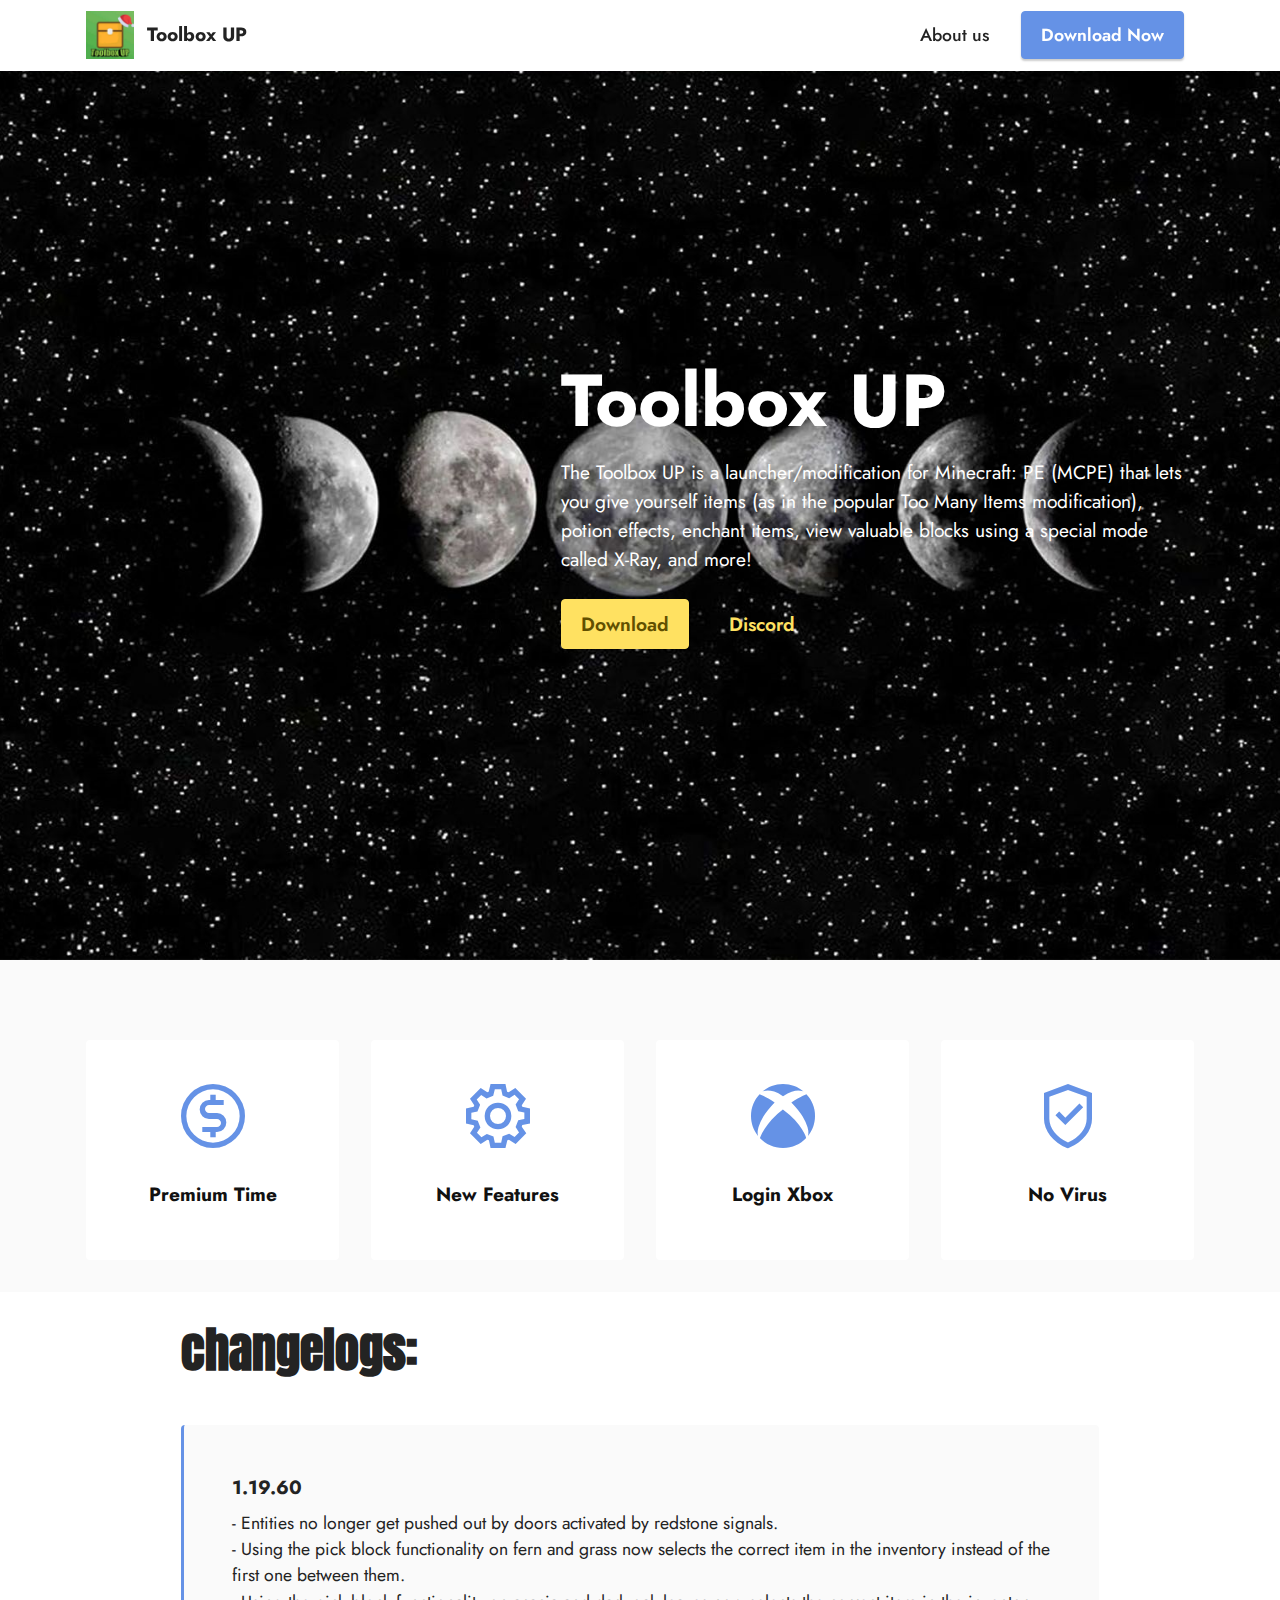
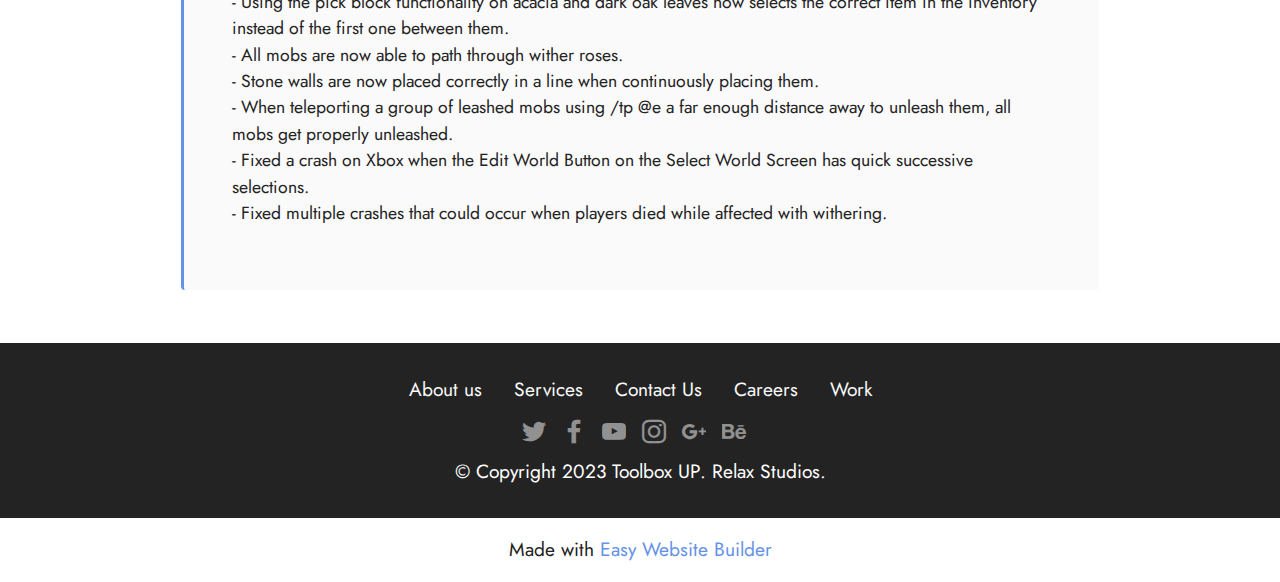
<file: index.html>
<!DOCTYPE html>
<html  >
<head>
  <!-- Site made with Mobirise Website Builder v5.7.4, https://mobirise.com -->
  <meta charset="UTF-8">
  <meta http-equiv="X-UA-Compatible" content="IE=edge">
  <meta name="generator" content="Mobirise v5.7.4, mobirise.com">
  <meta name="viewport" content="width=device-width, initial-scale=1, minimum-scale=1">
  <link rel="shortcut icon" href="assets/images/20221213-150904.png" type="image/x-icon">
  <meta name="description" content="">
  
  
  <title>Toolbox UP</title>
  <link rel="stylesheet" href="assets/web/assets/mobirise-icons2/mobirise2.css">
  <link rel="stylesheet" href="assets/bootstrap/css/bootstrap.min.css">
  <link rel="stylesheet" href="assets/bootstrap/css/bootstrap-grid.min.css">
  <link rel="stylesheet" href="assets/bootstrap/css/bootstrap-reboot.min.css">
  <link rel="stylesheet" href="assets/dropdown/css/style.css">
  <link rel="stylesheet" href="assets/socicon/css/styles.css">
  <link rel="stylesheet" href="assets/theme/css/style.css">
  <link rel="preload" href="https://fonts.googleapis.com/css?family=Jost:100,200,300,400,500,600,700,800,900,100i,200i,300i,400i,500i,600i,700i,800i,900i&display=swap" as="style" onload="this.onload=null;this.rel='stylesheet'">
  <noscript><link rel="stylesheet" href="https://fonts.googleapis.com/css?family=Jost:100,200,300,400,500,600,700,800,900,100i,200i,300i,400i,500i,600i,700i,800i,900i&display=swap"></noscript>
  <link rel="preload" href="https://fonts.googleapis.com/css?family=Anton:400&display=swap" as="style" onload="this.onload=null;this.rel='stylesheet'">
  <noscript><link rel="stylesheet" href="https://fonts.googleapis.com/css?family=Anton:400&display=swap"></noscript>
  <link rel="preload" as="style" href="assets/mobirise/css/mbr-additional.css"><link rel="stylesheet" href="assets/mobirise/css/mbr-additional.css" type="text/css">

  
  
  
</head>
<body>
  
  <section data-bs-version="5.1" class="menu menu2 cid-traCznmK1E" once="menu" id="menu2-1">
    
    <nav class="navbar navbar-dropdown navbar-fixed-top navbar-expand-lg">
        <div class="container">
            <div class="navbar-brand">
                <span class="navbar-logo">
                    <a href="https://mobiri.se">
                        <img src="assets/images/20221213-150904.png" alt="Toolbox UP Icon" style="height: 3rem;">
                    </a>
                </span>
                <span class="navbar-caption-wrap"><a class="navbar-caption text-black text-primary display-7" href="index.html">Toolbox UP</a></span>
            </div>
            <button class="navbar-toggler" type="button" data-toggle="collapse" data-bs-toggle="collapse" data-target="#navbarSupportedContent" data-bs-target="#navbarSupportedContent" aria-controls="navbarNavAltMarkup" aria-expanded="false" aria-label="Toggle navigation">
                <div class="hamburger">
                    <span></span>
                    <span></span>
                    <span></span>
                    <span></span>
                </div>
            </button>
            <div class="collapse navbar-collapse" id="navbarSupportedContent">
                <ul class="navbar-nav nav-dropdown" data-app-modern-menu="true"><li class="nav-item"><a class="nav-link link text-black text-primary display-4" href="About.html">
                            About us</a></li></ul>
                
                <div class="navbar-buttons mbr-section-btn">
                    <a class="btn btn-primary display-4" href="https://mobiri.se">
                        Download Now</a>
                </div>
            </div>
        </div>
    </nav>
</section>

<section data-bs-version="5.1" class="header5 cid-traCncnDNE mbr-fullscreen" id="header5-0">

    

    
    

    <div class="container">
        <div class="row justify-content-end">
            <div class="col-12 col-lg-7">
                <h1 class="mbr-section-title mbr-fonts-style mbr-white mb-3 display-1"><strong>Toolbox UP</strong></h1>
                
                <p class="mbr-text mbr-fonts-style mbr-white display-7">The Toolbox UP is a launcher/modification for Minecraft: PE (MCPE) that lets you give yourself items (as in the popular Too Many Items modification), potion effects, enchant items, view valuable blocks using a special mode called X-Ray, and more!</p>
                <div class="mbr-section-btn mt-3"><a class="btn btn-warning display-7" href="https://mobiri.se">Download</a>
                    <a class="btn btn-warning-outline display-7" href="https://discord.gg/9FAmz6Bd89">Discord</a></div>
            </div>
        </div>
    </div>
</section>

<section data-bs-version="5.1" class="features1 cid-trjdeLncxC" id="features2-5">

    

    
    
    <div class="container">
        <div class="row justify-content-center">
            <div class="col-12 col-md-6 col-lg-3">
                <div class="card-wrapper">
                    <div class="card-box align-center">
                        <span class="mbr-iconfont mobi-mbri-cash mobi-mbri"></span>
                        <h4 class="card-title align-center mbr-black mbr-fonts-style display-7"><strong>Premium Time</strong></h4>
                    </div>
                </div>
            </div>
            <div class="col-12 col-md-6 col-lg-3">
                <div class="card-wrapper">
                    <div class="card-box align-center">
                        <span class="mbr-iconfont mobi-mbri-setting mobi-mbri"></span>
                        <h4 class="card-title align-center mbr-black mbr-fonts-style display-7"><strong>New Features</strong></h4>
                    </div>
                </div>
            </div>
            <div class="col-12 col-md-6 col-lg-3">
                <div class="card-wrapper">
                    <div class="card-box align-center">
                        <span class="mbr-iconfont socicon-xbox socicon"></span>
                        <h4 class="card-title align-center mbr-black mbr-fonts-style display-7"><strong>Login Xbox</strong></h4>
                    </div>
                </div>
            </div>
            <div class="col-12 col-md-6 col-lg-3">
                <div class="card-wrapper">
                    <div class="card-box align-center">
                        <span class="mbr-iconfont mobi-mbri-protect mobi-mbri"></span>
                        <h4 class="card-title align-center mbr-black mbr-fonts-style display-7"><strong>No Virus</strong></h4>
                    </div>
                </div>
            </div>
        </div>
    </div>
</section>

<section data-bs-version="5.1" class="content4 cid-trjfIm2Lbw" id="content4-7">
    

    
    
    <div class="container">
        <div class="row justify-content-center">
            <div class="title col-md-12 col-lg-10">
                <h3 class="mbr-section-title mbr-fonts-style align-center mb-4 display-2"><strong>changelogs:</strong></h3>
                <h4 class="mbr-section-subtitle align-center mbr-fonts-style mb-4 display-5"></h4>
                
            </div>
        </div>
    </div>
</section>

<section data-bs-version="5.1" class="content7 cid-trjgJz2DKZ" id="content7-8">
    
    <div class="container">
        <div class="row justify-content-center">
            <div class="col-12 col-md-10">
                <blockquote>
                <h5 class="mbr-section-title mbr-fonts-style mb-2 display-7"><strong>1.19.60</strong></h5>
                <p class="mbr-text mbr-fonts-style display-4">- Entities no longer get pushed out by doors activated by redstone signals.<br>- Using the pick block functionality on fern and grass now selects the correct item in the inventory instead of the first one between them.
<br>- Using the pick block functionality on acacia and dark oak leaves now selects the correct item in the inventory instead of the first one between them.<br>- All mobs are now able to path through wither roses.<br>- Stone walls are now placed correctly in a line when continuously placing them.
<br>- When teleporting a group of leashed mobs using /tp @e a far enough distance away to unleash them, all mobs get properly unleashed.<br>- Fixed a crash on Xbox when the Edit World Button on the Select World Screen has quick successive selections.
<br>- Fixed multiple crashes that could occur when players died while affected with withering.</p></blockquote>
            </div>
        </div>
    </div>
</section>

<section data-bs-version="5.1" class="footer3 cid-trjcQmGlWx" once="footers" id="footer3-4">

    

    

    <div class="container">
        <div class="media-container-row align-center mbr-white">
            <div class="row row-links">
                <ul class="foot-menu">
                    
                    
                    
                    
                    
                <li class="foot-menu-item mbr-fonts-style display-7">
                        <a class="text-white text-primary" href="About.html" target="_blank">About us</a>
                    </li><li class="foot-menu-item mbr-fonts-style display-7">
                        <a class="text-white" href="#" target="_blank">Services</a>
                    </li><li class="foot-menu-item mbr-fonts-style display-7">
                        <a class="text-white" href="#" target="_blank">Contact Us</a>
                    </li><li class="foot-menu-item mbr-fonts-style display-7">
                        <a class="text-white" href="#" target="_blank">Careers</a>
                    </li><li class="foot-menu-item mbr-fonts-style display-7">
                        <a class="text-white" href="#" target="_blank">Work</a>
                    </li></ul>
            </div>
            <div class="row social-row">
                <div class="social-list align-right pb-2">
                    
                    
                    
                    
                    
                    
                <div class="soc-item">
                        <a href="https://twitter.com/mobirise" target="_blank">
                            <span class="socicon-twitter socicon mbr-iconfont mbr-iconfont-social"></span>
                        </a>
                    </div><div class="soc-item">
                        <a href="https://www.facebook.com/pages/Mobirise/1616226671953247" target="_blank">
                            <span class="socicon-facebook socicon mbr-iconfont mbr-iconfont-social"></span>
                        </a>
                    </div><div class="soc-item">
                        <a href="https://www.youtube.com/c/mobirise" target="_blank">
                            <span class="socicon-youtube socicon mbr-iconfont mbr-iconfont-social"></span>
                        </a>
                    </div><div class="soc-item">
                        <a href="https://instagram.com/mobirise" target="_blank">
                            <span class="socicon-instagram socicon mbr-iconfont mbr-iconfont-social"></span>
                        </a>
                    </div><div class="soc-item">
                        <a href="https://plus.google.com/u/0/+Mobirise" target="_blank">
                            <span class="socicon-googleplus socicon mbr-iconfont mbr-iconfont-social"></span>
                        </a>
                    </div><div class="soc-item">
                        <a href="https://www.behance.net/Mobirise" target="_blank">
                            <span class="socicon-behance socicon mbr-iconfont mbr-iconfont-social"></span>
                        </a>
                    </div></div>
            </div>
            <div class="row row-copirayt">
                <p class="mbr-text mb-0 mbr-fonts-style mbr-white align-center display-7">
                    © Copyright 2023 Toolbox UP. Relax Studios.
                </p>
            </div>
        </div>
    </div>
</section><section class="display-7" style="padding: 0;align-items: center;justify-content: center;flex-wrap: wrap;    align-content: center;display: flex;position: relative;height: 4rem;"><a href="https://mobiri.se/2860260" style="flex: 1 1;height: 4rem;position: absolute;width: 100%;z-index: 1;"><img alt="" style="height: 4rem;" src="[data-uri]"></a><p style="margin: 0;text-align: center;" class="display-7">Made with &#8204;</p><a style="z-index:1" href="https://mobirise.com/builder/easiest-website-builder.html">Easy Website Builder</a></section><script src="assets/bootstrap/js/bootstrap.bundle.min.js"></script>  <script src="assets/smoothscroll/smooth-scroll.js"></script>  <script src="assets/ytplayer/index.js"></script>  <script src="assets/dropdown/js/navbar-dropdown.js"></script>  <script src="assets/theme/js/script.js"></script>  
  
  
</body>
</html>
</file>
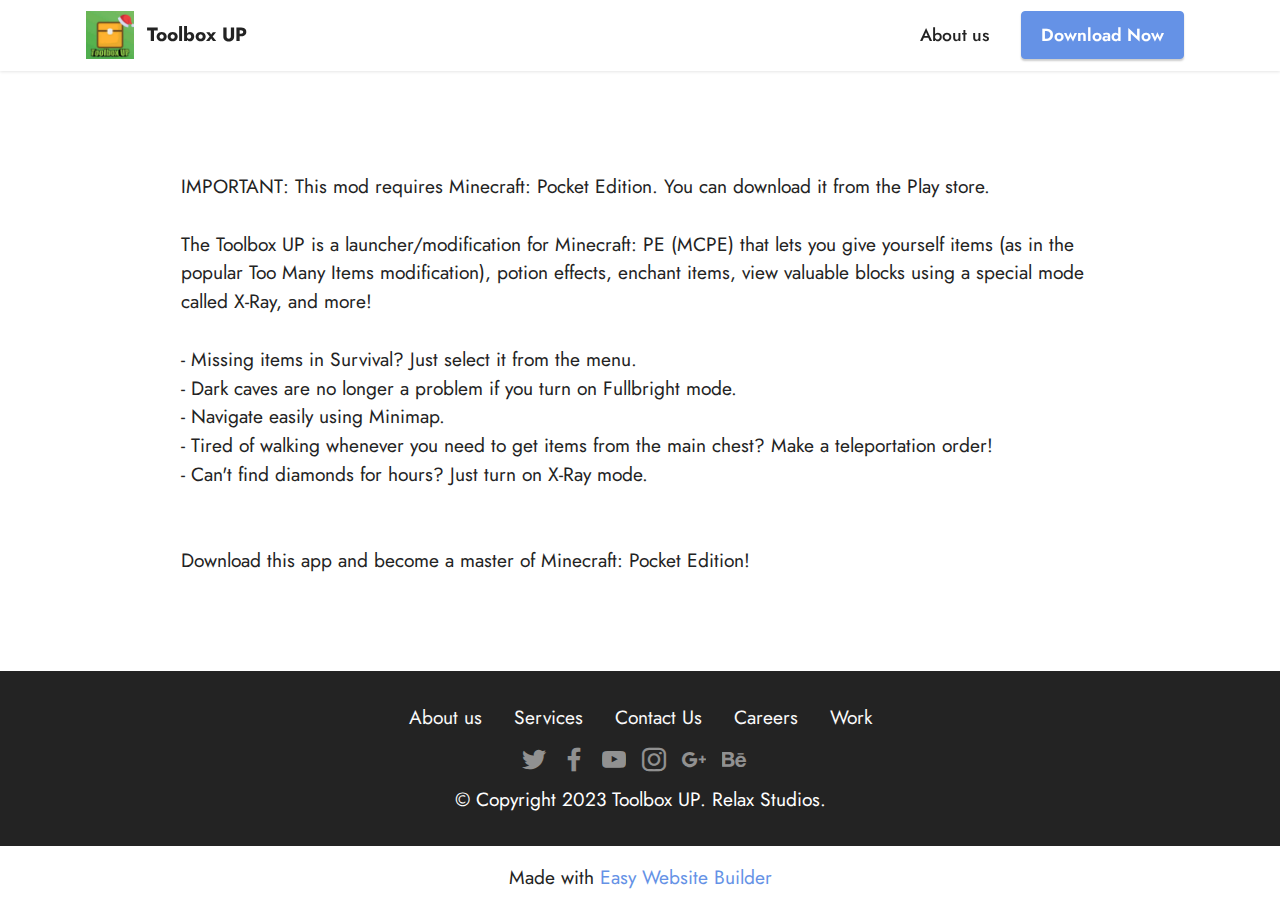
<file: About.html>
<!DOCTYPE html>
<html  >
<head>
  <!-- Site made with Mobirise Website Builder v5.7.4, https://mobirise.com -->
  <meta charset="UTF-8">
  <meta http-equiv="X-UA-Compatible" content="IE=edge">
  <meta name="generator" content="Mobirise v5.7.4, mobirise.com">
  <meta name="viewport" content="width=device-width, initial-scale=1, minimum-scale=1">
  <link rel="shortcut icon" href="assets/images/20221213-150904.png" type="image/x-icon">
  <meta name="description" content="">
  
  
  <title>About</title>
  <link rel="stylesheet" href="assets/bootstrap/css/bootstrap.min.css">
  <link rel="stylesheet" href="assets/bootstrap/css/bootstrap-grid.min.css">
  <link rel="stylesheet" href="assets/bootstrap/css/bootstrap-reboot.min.css">
  <link rel="stylesheet" href="assets/dropdown/css/style.css">
  <link rel="stylesheet" href="assets/socicon/css/styles.css">
  <link rel="stylesheet" href="assets/theme/css/style.css">
  <link rel="preload" href="https://fonts.googleapis.com/css?family=Jost:100,200,300,400,500,600,700,800,900,100i,200i,300i,400i,500i,600i,700i,800i,900i&display=swap" as="style" onload="this.onload=null;this.rel='stylesheet'">
  <noscript><link rel="stylesheet" href="https://fonts.googleapis.com/css?family=Jost:100,200,300,400,500,600,700,800,900,100i,200i,300i,400i,500i,600i,700i,800i,900i&display=swap"></noscript>
  <link rel="preload" href="https://fonts.googleapis.com/css?family=Anton:400&display=swap" as="style" onload="this.onload=null;this.rel='stylesheet'">
  <noscript><link rel="stylesheet" href="https://fonts.googleapis.com/css?family=Anton:400&display=swap"></noscript>
  <link rel="preload" as="style" href="assets/mobirise/css/mbr-additional.css"><link rel="stylesheet" href="assets/mobirise/css/mbr-additional.css" type="text/css">

  
  
  
</head>
<body>
  
  <section data-bs-version="5.1" class="menu menu2 cid-traCznmK1E" once="menu" id="menu2-9">
    
    <nav class="navbar navbar-dropdown navbar-fixed-top navbar-expand-lg">
        <div class="container">
            <div class="navbar-brand">
                <span class="navbar-logo">
                    <a href="https://mobiri.se">
                        <img src="assets/images/20221213-150904.png" alt="Toolbox UP Icon" style="height: 3rem;">
                    </a>
                </span>
                <span class="navbar-caption-wrap"><a class="navbar-caption text-black text-primary display-7" href="index.html">Toolbox UP</a></span>
            </div>
            <button class="navbar-toggler" type="button" data-toggle="collapse" data-bs-toggle="collapse" data-target="#navbarSupportedContent" data-bs-target="#navbarSupportedContent" aria-controls="navbarNavAltMarkup" aria-expanded="false" aria-label="Toggle navigation">
                <div class="hamburger">
                    <span></span>
                    <span></span>
                    <span></span>
                    <span></span>
                </div>
            </button>
            <div class="collapse navbar-collapse" id="navbarSupportedContent">
                <ul class="navbar-nav nav-dropdown" data-app-modern-menu="true"><li class="nav-item"><a class="nav-link link text-black text-primary display-4" href="About.html">
                            About us</a></li></ul>
                
                <div class="navbar-buttons mbr-section-btn">
                    <a class="btn btn-primary display-4" href="https://mobiri.se">
                        Download Now</a>
                </div>
            </div>
        </div>
    </nav>
</section>

<section data-bs-version="5.1" class="content5 cid-trjmDFEpSo" id="content5-b">
    
    <div class="container">
        <div class="row justify-content-center">
            <div class="col-md-12 col-lg-10">
                
                <h4 class="mbr-section-subtitle mbr-fonts-style mb-4 display-5"></h4>
                <p class="mbr-text mbr-fonts-style display-7">IMPORTANT: This mod requires Minecraft: Pocket Edition. You can download it from the Play store.
<br>
<br>The Toolbox UP is a launcher/modification for Minecraft: PE (MCPE) that lets you give yourself items (as in the popular Too Many Items modification), potion effects, enchant items, view valuable blocks using a special mode called X-Ray, and more!<br><br>- Missing items in Survival? Just select it from the menu.
<br>- Dark caves are no longer a problem if you turn on Fullbright mode.
<br>- Navigate easily using Minimap.
<br>- Tired of walking whenever you need to get items from the main chest? Make a teleportation order!
<br>- Can't find diamonds for hours? Just turn on X-Ray mode.<br><br>
<br>Download this app and become a master of Minecraft: Pocket Edition!<br></p>
            </div>
        </div>
    </div>
</section>

<section data-bs-version="5.1" class="footer3 cid-trjcQmGlWx" once="footers" id="footer3-a">

    

    

    <div class="container">
        <div class="media-container-row align-center mbr-white">
            <div class="row row-links">
                <ul class="foot-menu">
                    
                    
                    
                    
                    
                <li class="foot-menu-item mbr-fonts-style display-7">
                        <a class="text-white text-primary" href="About.html" target="_blank">About us</a>
                    </li><li class="foot-menu-item mbr-fonts-style display-7">
                        <a class="text-white" href="#" target="_blank">Services</a>
                    </li><li class="foot-menu-item mbr-fonts-style display-7">
                        <a class="text-white" href="#" target="_blank">Contact Us</a>
                    </li><li class="foot-menu-item mbr-fonts-style display-7">
                        <a class="text-white" href="#" target="_blank">Careers</a>
                    </li><li class="foot-menu-item mbr-fonts-style display-7">
                        <a class="text-white" href="#" target="_blank">Work</a>
                    </li></ul>
            </div>
            <div class="row social-row">
                <div class="social-list align-right pb-2">
                    
                    
                    
                    
                    
                    
                <div class="soc-item">
                        <a href="https://twitter.com/mobirise" target="_blank">
                            <span class="socicon-twitter socicon mbr-iconfont mbr-iconfont-social"></span>
                        </a>
                    </div><div class="soc-item">
                        <a href="https://www.facebook.com/pages/Mobirise/1616226671953247" target="_blank">
                            <span class="socicon-facebook socicon mbr-iconfont mbr-iconfont-social"></span>
                        </a>
                    </div><div class="soc-item">
                        <a href="https://www.youtube.com/c/mobirise" target="_blank">
                            <span class="socicon-youtube socicon mbr-iconfont mbr-iconfont-social"></span>
                        </a>
                    </div><div class="soc-item">
                        <a href="https://instagram.com/mobirise" target="_blank">
                            <span class="socicon-instagram socicon mbr-iconfont mbr-iconfont-social"></span>
                        </a>
                    </div><div class="soc-item">
                        <a href="https://plus.google.com/u/0/+Mobirise" target="_blank">
                            <span class="socicon-googleplus socicon mbr-iconfont mbr-iconfont-social"></span>
                        </a>
                    </div><div class="soc-item">
                        <a href="https://www.behance.net/Mobirise" target="_blank">
                            <span class="socicon-behance socicon mbr-iconfont mbr-iconfont-social"></span>
                        </a>
                    </div></div>
            </div>
            <div class="row row-copirayt">
                <p class="mbr-text mb-0 mbr-fonts-style mbr-white align-center display-7">
                    © Copyright 2023 Toolbox UP. Relax Studios.
                </p>
            </div>
        </div>
    </div>
</section><section class="display-7" style="padding: 0;align-items: center;justify-content: center;flex-wrap: wrap;    align-content: center;display: flex;position: relative;height: 4rem;"><a href="https://mobiri.se/2860260" style="flex: 1 1;height: 4rem;position: absolute;width: 100%;z-index: 1;"><img alt="" style="height: 4rem;" src="[data-uri]"></a><p style="margin: 0;text-align: center;" class="display-7">Made with &#8204;</p><a style="z-index:1" href="https://mobirise.com/builder/easiest-website-builder.html">Easy Website Builder</a></section><script src="assets/bootstrap/js/bootstrap.bundle.min.js"></script>  <script src="assets/smoothscroll/smooth-scroll.js"></script>  <script src="assets/ytplayer/index.js"></script>  <script src="assets/dropdown/js/navbar-dropdown.js"></script>  <script src="assets/theme/js/script.js"></script>  
  
  
</body>
</html>
</file>
<file: assets/web/assets/mobirise-icons2/mobirise2.css>
@font-face {
  font-family: 'Moririse2';
  font-display: swap;
  src:  url('mobirise2.eot?f2bix4');
  src:  url('mobirise2.eot?f2bix4#iefix') format('embedded-opentype'),
    url('mobirise2.ttf?f2bix4') format('truetype'),
    url('mobirise2.woff?f2bix4') format('woff'),
    url('mobirise2.svg?f2bix4#mobirise2') format('svg');
  font-weight: normal;
  font-style: normal;
}

[class^="mobi-"], [class*=" mobi-"] {
  /* use !important to prevent issues with browser extensions that change fonts */
  font-family: 'Moririse2' !important;
  speak: none;
  font-style: normal;
  font-weight: normal;
  font-variant: normal;
  text-transform: none;
  line-height: 1;

  /* Better Font Rendering =========== */
  -webkit-font-smoothing: antialiased;
  -moz-osx-font-smoothing: grayscale;
}

.mobi-mbri-add-submenu:before {
  content: "\e900";
}
.mobi-mbri-alert:before {
  content: "\e901";
}
.mobi-mbri-align-center:before {
  content: "\e902";
}
.mobi-mbri-align-justify:before {
  content: "\e903";
}
.mobi-mbri-align-left:before {
  content: "\e904";
}
.mobi-mbri-align-right:before {
  content: "\e905";
}
.mobi-mbri-android:before {
  content: "\e906";
}
.mobi-mbri-apple:before {
  content: "\e907";
}
.mobi-mbri-arrow-down:before {
  content: "\e908";
}
.mobi-mbri-arrow-next:before {
  content: "\e909";
}
.mobi-mbri-arrow-prev:before {
  content: "\e90a";
}
.mobi-mbri-arrow-up:before {
  content: "\e90b";
}
.mobi-mbri-bold:before {
  content: "\e90c";
}
.mobi-mbri-bookmark:before {
  content: "\e90d";
}
.mobi-mbri-bootstrap:before {
  content: "\e90e";
}
.mobi-mbri-briefcase:before {
  content: "\e90f";
}
.mobi-mbri-browse:before {
  content: "\e910";
}
.mobi-mbri-bulleted-list:before {
  content: "\e911";
}
.mobi-mbri-calendar:before {
  content: "\e912";
}
.mobi-mbri-camera:before {
  content: "\e913";
}
.mobi-mbri-cart-add:before {
  content: "\e914";
}
.mobi-mbri-cart-full:before {
  content: "\e915";
}
.mobi-mbri-cash:before {
  content: "\e916";
}
.mobi-mbri-change-style:before {
  content: "\e917";
}
.mobi-mbri-chat:before {
  content: "\e918";
}
.mobi-mbri-clock:before {
  content: "\e919";
}
.mobi-mbri-close:before {
  content: "\e91a";
}
.mobi-mbri-cloud:before {
  content: "\e91b";
}
.mobi-mbri-code:before {
  content: "\e91c";
}
.mobi-mbri-contact-form:before {
  content: "\e91d";
}
.mobi-mbri-credit-card:before {
  content: "\e91e";
}
.mobi-mbri-cursor-click:before {
  content: "\e91f";
}
.mobi-mbri-cust-feedback:before {
  content: "\e920";
}
.mobi-mbri-database:before {
  content: "\e921";
}
.mobi-mbri-delivery:before {
  content: "\e922";
}
.mobi-mbri-desktop:before {
  content: "\e923";
}
.mobi-mbri-devices:before {
  content: "\e924";
}
.mobi-mbri-down:before {
  content: "\e925";
}
.mobi-mbri-download-2:before {
  content: "\e926";
}
.mobi-mbri-download:before {
  content: "\e927";
}
.mobi-mbri-drag-n-drop-2:before {
  content: "\e928";
}
.mobi-mbri-drag-n-drop:before {
  content: "\e929";
}
.mobi-mbri-edit-2:before {
  content: "\e92a";
}
.mobi-mbri-edit:before {
  content: "\e92b";
}
.mobi-mbri-error:before {
  content: "\e92c";
}
.mobi-mbri-extension:before {
  content: "\e92d";
}
.mobi-mbri-features:before {
  content: "\e92e";
}
.mobi-mbri-file:before {
  content: "\e92f";
}
.mobi-mbri-flag:before {
  content: "\e930";
}
.mobi-mbri-folder:before {
  content: "\e931";
}
.mobi-mbri-gift:before {
  content: "\e932";
}
.mobi-mbri-github:before {
  content: "\e933";
}
.mobi-mbri-globe-2:before {
  content: "\e934";
}
.mobi-mbri-globe:before {
  content: "\e935";
}
.mobi-mbri-growing-chart:before {
  content: "\e936";
}
.mobi-mbri-hearth:before {
  content: "\e937";
}
.mobi-mbri-help:before {
  content: "\e938";
}
.mobi-mbri-home:before {
  content: "\e939";
}
.mobi-mbri-hot-cup:before {
  content: "\e93a";
}
.mobi-mbri-idea:before {
  content: "\e93b";
}
.mobi-mbri-image-gallery:before {
  content: "\e93c";
}
.mobi-mbri-image-slider:before {
  content: "\e93d";
}
.mobi-mbri-info:before {
  content: "\e93e";
}
.mobi-mbri-italic:before {
  content: "\e93f";
}
.mobi-mbri-key:before {
  content: "\e940";
}
.mobi-mbri-laptop:before {
  content: "\e941";
}
.mobi-mbri-layers:before {
  content: "\e942";
}
.mobi-mbri-left-right:before {
  content: "\e943";
}
.mobi-mbri-left:before {
  content: "\e944";
}
.mobi-mbri-letter:before {
  content: "\e945";
}
.mobi-mbri-like:before {
  content: "\e946";
}
.mobi-mbri-link:before {
  content: "\e947";
}
.mobi-mbri-lock:before {
  content: "\e948";
}
.mobi-mbri-login:before {
  content: "\e949";
}
.mobi-mbri-logout:before {
  content: "\e94a";
}
.mobi-mbri-magic-stick:before {
  content: "\e94b";
}
.mobi-mbri-map-pin:before {
  content: "\e94c";
}
.mobi-mbri-menu:before {
  content: "\e94d";
}
.mobi-mbri-mobile-2:before {
  content: "\e94e";
}
.mobi-mbri-mobile-horizontal:before {
  content: "\e94f";
}
.mobi-mbri-mobile:before {
  content: "\e950";
}
.mobi-mbri-mobirise:before {
  content: "\e951";
}
.mobi-mbri-more-horizontal:before {
  content: "\e952";
}
.mobi-mbri-more-vertical:before {
  content: "\e953";
}
.mobi-mbri-music:before {
  content: "\e954";
}
.mobi-mbri-new-file:before {
  content: "\e955";
}
.mobi-mbri-numbered-list:before {
  content: "\e956";
}
.mobi-mbri-opened-folder:before {
  content: "\e957";
}
.mobi-mbri-pages:before {
  content: "\e958";
}
.mobi-mbri-paper-plane:before {
  content: "\e959";
}
.mobi-mbri-paperclip:before {
  content: "\e95a";
}
.mobi-mbri-phone:before {
  content: "\e95b";
}
.mobi-mbri-photo:before {
  content: "\e95c";
}
.mobi-mbri-photos:before {
  content: "\e95d";
}
.mobi-mbri-pin:before {
  content: "\e95e";
}
.mobi-mbri-play:before {
  content: "\e95f";
}
.mobi-mbri-plus:before {
  content: "\e960";
}
.mobi-mbri-preview:before {
  content: "\e961";
}
.mobi-mbri-print:before {
  content: "\e962";
}
.mobi-mbri-protect:before {
  content: "\e963";
}
.mobi-mbri-question:before {
  content: "\e964";
}
.mobi-mbri-quote-left:before {
  content: "\e965";
}
.mobi-mbri-quote-right:before {
  content: "\e966";
}
.mobi-mbri-redo:before {
  content: "\e967";
}
.mobi-mbri-refresh:before {
  content: "\e968";
}
.mobi-mbri-responsive-2:before {
  content: "\e969";
}
.mobi-mbri-responsive:before {
  content: "\e96a";
}
.mobi-mbri-right:before {
  content: "\e96b";
}
.mobi-mbri-rocket:before {
  content: "\e96c";
}
.mobi-mbri-sad-face:before {
  content: "\e96d";
}
.mobi-mbri-sale:before {
  content: "\e96e";
}
.mobi-mbri-save:before {
  content: "\e96f";
}
.mobi-mbri-search:before {
  content: "\e970";
}
.mobi-mbri-setting-2:before {
  content: "\e971";
}
.mobi-mbri-setting-3:before {
  content: "\e972";
}
.mobi-mbri-setting:before {
  content: "\e973";
}
.mobi-mbri-share:before {
  content: "\e974";
}
.mobi-mbri-shopping-bag:before {
  content: "\e975";
}
.mobi-mbri-shopping-basket:before {
  content: "\e976";
}
.mobi-mbri-shopping-cart:before {
  content: "\e977";
}
.mobi-mbri-sites:before {
  content: "\e978";
}
.mobi-mbri-smile-face:before {
  content: "\e979";
}
.mobi-mbri-speed:before {
  content: "\e97a";
}
.mobi-mbri-star:before {
  content: "\e97b";
}
.mobi-mbri-success:before {
  content: "\e97c";
}
.mobi-mbri-sun:before {
  content: "\e97d";
}
.mobi-mbri-sun2:before {
  content: "\e97e";
}
.mobi-mbri-tablet-vertical:before {
  content: "\e97f";
}
.mobi-mbri-tablet:before {
  content: "\e980";
}
.mobi-mbri-target:before {
  content: "\e981";
}
.mobi-mbri-timer:before {
  content: "\e982";
}
.mobi-mbri-to-ftp:before {
  content: "\e983";
}
.mobi-mbri-to-local-drive:before {
  content: "\e984";
}
.mobi-mbri-touch-swipe:before {
  content: "\e985";
}
.mobi-mbri-touch:before {
  content: "\e986";
}
.mobi-mbri-trash:before {
  content: "\e987";
}
.mobi-mbri-underline:before {
  content: "\e988";
}
.mobi-mbri-undo:before {
  content: "\e989";
}
.mobi-mbri-unlink:before {
  content: "\e98a";
}
.mobi-mbri-unlock:before {
  content: "\e98b";
}
.mobi-mbri-up-down:before {
  content: "\e98c";
}
.mobi-mbri-up:before {
  content: "\e98d";
}
.mobi-mbri-update:before {
  content: "\e98e";
}
.mobi-mbri-upload-2:before {
  content: "\e98f";
}
.mobi-mbri-upload:before {
  content: "\e990";
}
.mobi-mbri-user-2:before {
  content: "\e991";
}
.mobi-mbri-user:before {
  content: "\e992";
}
.mobi-mbri-users:before {
  content: "\e993";
}
.mobi-mbri-video-play:before {
  content: "\e994";
}
.mobi-mbri-video:before {
  content: "\e995";
}
.mobi-mbri-watch:before {
  content: "\e996";
}
.mobi-mbri-website-theme-2:before {
  content: "\e997";
}
.mobi-mbri-website-theme:before {
  content: "\e998";
}
.mobi-mbri-wifi:before {
  content: "\e999";
}
.mobi-mbri-windows:before {
  content: "\e99a";
}
.mobi-mbri-zoom-in:before {
  content: "\e99b";
}
.mobi-mbri-zoom-out:before {
  content: "\e99c";
}
</file>
<file: assets/dropdown/css/style.css>
.navbar-dropdown {
  left: 0;
  padding: 0;
  position: absolute;
  right: 0;
  top: 0;
  transition: all 0.45s ease;
  z-index: 1030;
  background: #282828; }
  .navbar-dropdown .navbar-logo {
    margin-right: 0.8rem;
    transition: margin 0.3s ease-in-out;
    vertical-align: middle; }
    .navbar-dropdown .navbar-logo img {
      height: 3.125rem;
      transition: all 0.3s ease-in-out; }
    .navbar-dropdown .navbar-logo.mbr-iconfont {
      font-size: 3.125rem;
      line-height: 3.125rem; }
  .navbar-dropdown .navbar-caption {
    font-weight: 700;
    white-space: normal;
    vertical-align: -4px;
    line-height: 3.125rem !important; }
    .navbar-dropdown .navbar-caption, .navbar-dropdown .navbar-caption:hover {
      color: inherit;
      text-decoration: none; }
  .navbar-dropdown .mbr-iconfont + .navbar-caption {
    vertical-align: -1px; }
  .navbar-dropdown.navbar-fixed-top {
    position: fixed; }
  .navbar-dropdown .navbar-brand span {
    vertical-align: -4px; }
  .navbar-dropdown.bg-color.transparent {
    background: none; }
  .navbar-dropdown.navbar-short .navbar-brand {
    padding: 0.625rem 0; }
    .navbar-dropdown.navbar-short .navbar-brand span {
      vertical-align: -1px; }
  .navbar-dropdown.navbar-short .navbar-caption {
    line-height: 2.375rem !important;
    vertical-align: -2px; }
  .navbar-dropdown.navbar-short .navbar-logo {
    margin-right: 0.5rem; }
    .navbar-dropdown.navbar-short .navbar-logo img {
      height: 2.375rem; }
    .navbar-dropdown.navbar-short .navbar-logo.mbr-iconfont {
      font-size: 2.375rem;
      line-height: 2.375rem; }
  .navbar-dropdown.navbar-short .mbr-table-cell {
    height: 3.625rem; }
  .navbar-dropdown .navbar-close {
    left: 0.6875rem;
    position: fixed;
    top: 0.75rem;
    z-index: 1000; }
  .navbar-dropdown .hamburger-icon {
    content: "";
    display: inline-block;
    vertical-align: middle;
    width: 16px;
    -webkit-box-shadow: 0 -6px 0 1px #282828,0 0 0 1px #282828,0 6px 0 1px #282828;
    -moz-box-shadow: 0 -6px 0 1px #282828,0 0 0 1px #282828,0 6px 0 1px #282828;
    box-shadow: 0 -6px 0 1px #282828,0 0 0 1px #282828,0 6px 0 1px #282828; }

.dropdown-menu .dropdown-toggle[data-toggle="dropdown-submenu"]::after {
  border-bottom: 0.35em solid transparent;
  border-left: 0.35em solid;
  border-right: 0;
  border-top: 0.35em solid transparent;
  margin-left: 0.3rem; }

.dropdown-menu .dropdown-item:focus {
  outline: 0; }

.nav-dropdown {
  font-size: 0.75rem;
  font-weight: 500;
  height: auto !important; }
  .nav-dropdown .nav-btn {
    padding-left: 1rem; }
  .nav-dropdown .link {
    margin: .667em 1.667em;
    font-weight: 500;
    padding: 0;
    transition: color .2s ease-in-out; }
    .nav-dropdown .link.dropdown-toggle {
      margin-right: 2.583em; }
      .nav-dropdown .link.dropdown-toggle::after {
        margin-left: .25rem;
        border-top: 0.35em solid;
        border-right: 0.35em solid transparent;
        border-left: 0.35em solid transparent;
        border-bottom: 0; }
      .nav-dropdown .link.dropdown-toggle[aria-expanded="true"] {
        margin: 0;
        padding: 0.667em 3.263em  0.667em 1.667em; }
  .nav-dropdown .link::after,
  .nav-dropdown .dropdown-item::after {
    color: inherit; }
  .nav-dropdown .btn {
    font-size: 0.75rem;
    font-weight: 700;
    letter-spacing: 0;
    margin-bottom: 0;
    padding-left: 1.25rem;
    padding-right: 1.25rem; }
  .nav-dropdown .dropdown-menu {
    border-radius: 0;
    border: 0;
    left: 0;
    margin: 0;
    padding-bottom: 1.25rem;
    padding-top: 1.25rem;
    position: relative; }
  .nav-dropdown .dropdown-submenu {
    margin-left: 0.125rem;
    top: 0; }
  .nav-dropdown .dropdown-item {
    font-weight: 500;
    line-height: 2;
    padding: 0.3846em 4.615em 0.3846em 1.5385em;
    position: relative;
    transition: color .2s ease-in-out, background-color .2s ease-in-out; }
    .nav-dropdown .dropdown-item::after {
      margin-top: -0.3077em;
      position: absolute;
      right: 1.1538em;
      top: 50%; }
    .nav-dropdown .dropdown-item:focus, .nav-dropdown .dropdown-item:hover {
      background: none; }

@media (max-width: 767px) {
  .nav-dropdown.navbar-toggleable-sm {
    bottom: 0;
    display: none;
    left: 0;
    overflow-x: hidden;
    position: fixed;
    top: 0;
    transform: translateX(-100%);
    -ms-transform: translateX(-100%);
    -webkit-transform: translateX(-100%);
    width: 18.75rem;
    z-index: 999; } }
.nav-dropdown.navbar-toggleable-xl {
  bottom: 0;
  display: none;
  left: 0;
  overflow-x: hidden;
  position: fixed;
  top: 0;
  transform: translateX(-100%);
  -ms-transform: translateX(-100%);
  -webkit-transform: translateX(-100%);
  width: 18.75rem;
  z-index: 999; }

.nav-dropdown-sm {
  display: block !important;
  overflow-x: hidden;
  overflow: auto;
  padding-top: 3.875rem; }
  .nav-dropdown-sm::after {
    content: "";
    display: block;
    height: 3rem;
    width: 100%; }
  .nav-dropdown-sm.collapse.in ~ .navbar-close {
    display: block !important; }
  .nav-dropdown-sm.collapsing, .nav-dropdown-sm.collapse.in {
    transform: translateX(0);
    -ms-transform: translateX(0);
    -webkit-transform: translateX(0);
    transition: all 0.25s ease-out;
    -webkit-transition: all 0.25s ease-out;
    background: #282828; }
  .nav-dropdown-sm.collapsing[aria-expanded="false"] {
    transform: translateX(-100%);
    -ms-transform: translateX(-100%);
    -webkit-transform: translateX(-100%); }
  .nav-dropdown-sm .nav-item {
    display: block;
    margin-left: 0 !important;
    padding-left: 0; }
  .nav-dropdown-sm .link,
  .nav-dropdown-sm .dropdown-item {
    border-top: 1px dotted rgba(255, 255, 255, 0.1);
    font-size: 0.8125rem;
    line-height: 1.6;
    margin: 0 !important;
    padding: 0.875rem 2.4rem 0.875rem 1.5625rem !important;
    position: relative;
    white-space: normal; }
    .nav-dropdown-sm .link:focus, .nav-dropdown-sm .link:hover,
    .nav-dropdown-sm .dropdown-item:focus,
    .nav-dropdown-sm .dropdown-item:hover {
      background: rgba(0, 0, 0, 0.2) !important;
      color: #c0a375; }
  .nav-dropdown-sm .nav-btn {
    position: relative;
    padding: 1.5625rem 1.5625rem 0 1.5625rem; }
    .nav-dropdown-sm .nav-btn::before {
      border-top: 1px dotted rgba(255, 255, 255, 0.1);
      content: "";
      left: 0;
      position: absolute;
      top: 0;
      width: 100%; }
    .nav-dropdown-sm .nav-btn + .nav-btn {
      padding-top: 0.625rem; }
      .nav-dropdown-sm .nav-btn + .nav-btn::before {
        display: none; }
  .nav-dropdown-sm .btn {
    padding: 0.625rem 0; }
  .nav-dropdown-sm .dropdown-toggle[data-toggle="dropdown-submenu"]::after {
    margin-left: .25rem;
    border-top: 0.35em solid;
    border-right: 0.35em solid transparent;
    border-left: 0.35em solid transparent;
    border-bottom: 0; }
  .nav-dropdown-sm .dropdown-toggle[data-toggle="dropdown-submenu"][aria-expanded="true"]::after {
    border-top: 0;
    border-right: 0.35em solid transparent;
    border-left: 0.35em solid transparent;
    border-bottom: 0.35em solid; }
  .nav-dropdown-sm .dropdown-menu {
    margin: 0;
    padding: 0;
    position: relative;
    top: 0;
    left: 0;
    width: 100%;
    border: 0;
    float: none;
    border-radius: 0;
    background: none; }
  .nav-dropdown-sm .dropdown-submenu {
    left: 100%;
    margin-left: 0.125rem;
    margin-top: -1.25rem;
    top: 0; }

.navbar-toggleable-sm .nav-dropdown .dropdown-menu {
  position: absolute; }

.navbar-toggleable-sm .nav-dropdown .dropdown-submenu {
  left: 100%;
  margin-left: 0.125rem;
  margin-top: -1.25rem;
  top: 0; }

.navbar-toggleable-sm.opened .nav-dropdown .dropdown-menu {
  position: relative; }

.navbar-toggleable-sm.opened .nav-dropdown .dropdown-submenu {
  left: 0;
  margin-left: 00rem;
  margin-top: 0rem;
  top: 0; }

.is-builder .nav-dropdown.collapsing {
  transition: none !important; }
</file>
<file: assets/socicon/css/styles.css>
@charset "UTF-8";

@font-face {
  font-family: 'Socicon';
  src:  url('../fonts/socicon.eot');
  src:  url('../fonts/socicon.eot?#iefix') format('embedded-opentype'),
    url('../fonts/socicon.woff2') format('woff2'),
    url('../fonts/socicon.ttf') format('truetype'),
    url('../fonts/socicon.woff') format('woff'),
    url('../fonts/socicon.svg#socicon') format('svg');
  font-weight: normal;
  font-style: normal;
  font-display: swap;
}

[data-icon]:before {
  font-family: "socicon" !important;
  content: attr(data-icon);
  font-style: normal !important;
  font-weight: normal !important;
  font-variant: normal !important;
  text-transform: none !important;
  speak: none;
  line-height: 1;
  -webkit-font-smoothing: antialiased;
  -moz-osx-font-smoothing: grayscale;
}

[class^="socicon-"], [class*=" socicon-"] {
  /* use !important to prevent issues with browser extensions that change fonts */
  font-family: 'Socicon' !important;
  speak: none;
  font-style: normal;
  font-weight: normal;
  font-variant: normal;
  text-transform: none;
  line-height: 1;

  /* Better Font Rendering =========== */
  -webkit-font-smoothing: antialiased;
  -moz-osx-font-smoothing: grayscale;
}

.socicon-eitaa:before {
  content: "\e97c";
}
.socicon-soroush:before {
  content: "\e97d";
}
.socicon-bale:before {
  content: "\e97e";
}
.socicon-zazzle:before {
  content: "\e97b";
}
.socicon-society6:before {
  content: "\e97a";
}
.socicon-redbubble:before {
  content: "\e979";
}
.socicon-avvo:before {
  content: "\e978";
}
.socicon-stitcher:before {
  content: "\e977";
}
.socicon-googlehangouts:before {
  content: "\e974";
}
.socicon-dlive:before {
  content: "\e975";
}
.socicon-vsco:before {
  content: "\e976";
}
.socicon-flipboard:before {
  content: "\e973";
}
.socicon-ubuntu:before {
  content: "\e958";
}
.socicon-artstation:before {
  content: "\e959";
}
.socicon-invision:before {
  content: "\e95a";
}
.socicon-torial:before {
  content: "\e95b";
}
.socicon-collectorz:before {
  content: "\e95c";
}
.socicon-seenthis:before {
  content: "\e95d";
}
.socicon-googleplaymusic:before {
  content: "\e95e";
}
.socicon-debian:before {
  content: "\e95f";
}
.socicon-filmfreeway:before {
  content: "\e960";
}
.socicon-gnome:before {
  content: "\e961";
}
.socicon-itchio:before {
  content: "\e962";
}
.socicon-jamendo:before {
  content: "\e963";
}
.socicon-mix:before {
  content: "\e964";
}
.socicon-sharepoint:before {
  content: "\e965";
}
.socicon-tinder:before {
  content: "\e966";
}
.socicon-windguru:before {
  content: "\e967";
}
.socicon-cdbaby:before {
  content: "\e968";
}
.socicon-elementaryos:before {
  content: "\e969";
}
.socicon-stage32:before {
  content: "\e96a";
}
.socicon-tiktok:before {
  content: "\e96b";
}
.socicon-gitter:before {
  content: "\e96c";
}
.socicon-letterboxd:before {
  content: "\e96d";
}
.socicon-threema:before {
  content: "\e96e";
}
.socicon-splice:before {
  content: "\e96f";
}
.socicon-metapop:before {
  content: "\e970";
}
.socicon-naver:before {
  content: "\e971";
}
.socicon-remote:before {
  content: "\e972";
}
.socicon-internet:before {
  content: "\e957";
}
.socicon-moddb:before {
  content: "\e94b";
}
.socicon-indiedb:before {
  content: "\e94c";
}
.socicon-traxsource:before {
  content: "\e94d";
}
.socicon-gamefor:before {
  content: "\e94e";
}
.socicon-pixiv:before {
  content: "\e94f";
}
.socicon-myanimelist:before {
  content: "\e950";
}
.socicon-blackberry:before {
  content: "\e951";
}
.socicon-wickr:before {
  content: "\e952";
}
.socicon-spip:before {
  content: "\e953";
}
.socicon-napster:before {
  content: "\e954";
}
.socicon-beatport:before {
  content: "\e955";
}
.socicon-hackerone:before {
  content: "\e956";
}
.socicon-hackernews:before {
  content: "\e946";
}
.socicon-smashwords:before {
  content: "\e947";
}
.socicon-kobo:before {
  content: "\e948";
}
.socicon-bookbub:before {
  content: "\e949";
}
.socicon-mailru:before {
  content: "\e94a";
}
.socicon-gitlab:before {
  content: "\e945";
}
.socicon-instructables:before {
  content: "\e944";
}
.socicon-portfolio:before {
  content: "\e943";
}
.socicon-codered:before {
  content: "\e940";
}
.socicon-origin:before {
  content: "\e941";
}
.socicon-nextdoor:before {
  content: "\e942";
}
.socicon-udemy:before {
  content: "\e93f";
}
.socicon-livemaster:before {
  content: "\e93e";
}
.socicon-crunchbase:before {
  content: "\e93b";
}
.socicon-homefy:before {
  content: "\e93c";
}
.socicon-calendly:before {
  content: "\e93d";
}
.socicon-realtor:before {
  content: "\e90f";
}
.socicon-tidal:before {
  content: "\e910";
}
.socicon-qobuz:before {
  content: "\e911";
}
.socicon-natgeo:before {
  content: "\e912";
}
.socicon-mastodon:before {
  content: "\e913";
}
.socicon-unsplash:before {
  content: "\e914";
}
.socicon-homeadvisor:before {
  content: "\e915";
}
.socicon-angieslist:before {
  content: "\e916";
}
.socicon-codepen:before {
  content: "\e917";
}
.socicon-slack:before {
  content: "\e918";
}
.socicon-openaigym:before {
  content: "\e919";
}
.socicon-logmein:before {
  content: "\e91a";
}
.socicon-fiverr:before {
  content: "\e91b";
}
.socicon-gotomeeting:before {
  content: "\e91c";
}
.socicon-aliexpress:before {
  content: "\e91d";
}
.socicon-guru:before {
  content: "\e91e";
}
.socicon-appstore:before {
  content: "\e91f";
}
.socicon-homes:before {
  content: "\e920";
}
.socicon-zoom:before {
  content: "\e921";
}
.socicon-alibaba:before {
  content: "\e922";
}
.socicon-craigslist:before {
  content: "\e923";
}
.socicon-wix:before {
  content: "\e924";
}
.socicon-redfin:before {
  content: "\e925";
}
.socicon-googlecalendar:before {
  content: "\e926";
}
.socicon-shopify:before {
  content: "\e927";
}
.socicon-freelancer:before {
  content: "\e928";
}
.socicon-seedrs:before {
  content: "\e929";
}
.socicon-bing:before {
  content: "\e92a";
}
.socicon-doodle:before {
  content: "\e92b";
}
.socicon-bonanza:before {
  content: "\e92c";
}
.socicon-squarespace:before {
  content: "\e92d";
}
.socicon-toptal:before {
  content: "\e92e";
}
.socicon-gust:before {
  content: "\e92f";
}
.socicon-ask:before {
  content: "\e930";
}
.socicon-trulia:before {
  content: "\e931";
}
.socicon-loomly:before {
  content: "\e932";
}
.socicon-ghost:before {
  content: "\e933";
}
.socicon-upwork:before {
  content: "\e934";
}
.socicon-fundable:before {
  content: "\e935";
}
.socicon-booking:before {
  content: "\e936";
}
.socicon-googlemaps:before {
  content: "\e937";
}
.socicon-zillow:before {
  content: "\e938";
}
.socicon-niconico:before {
  content: "\e939";
}
.socicon-toneden:before {
  content: "\e93a";
}
.socicon-augment:before {
  content: "\e908";
}
.socicon-bitbucket:before {
  content: "\e909";
}
.socicon-fyuse:before {
  content: "\e90a";
}
.socicon-yt-gaming:before {
  content: "\e90b";
}
.socicon-sketchfab:before {
  content: "\e90c";
}
.socicon-mobcrush:before {
  content: "\e90d";
}
.socicon-microsoft:before {
  content: "\e90e";
}
.socicon-pandora:before {
  content: "\e907";
}
.socicon-messenger:before {
  content: "\e906";
}
.socicon-gamewisp:before {
  content: "\e905";
}
.socicon-bloglovin:before {
  content: "\e904";
}
.socicon-tunein:before {
  content: "\e903";
}
.socicon-gamejolt:before {
  content: "\e901";
}
.socicon-trello:before {
  content: "\e902";
}
.socicon-spreadshirt:before {
  content: "\e900";
}
.socicon-500px:before {
  content: "\e000";
}
.socicon-8tracks:before {
  content: "\e001";
}
.socicon-airbnb:before {
  content: "\e002";
}
.socicon-alliance:before {
  content: "\e003";
}
.socicon-amazon:before {
  content: "\e004";
}
.socicon-amplement:before {
  content: "\e005";
}
.socicon-android:before {
  content: "\e006";
}
.socicon-angellist:before {
  content: "\e007";
}
.socicon-apple:before {
  content: "\e008";
}
.socicon-appnet:before {
  content: "\e009";
}
.socicon-baidu:before {
  content: "\e00a";
}
.socicon-bandcamp:before {
  content: "\e00b";
}
.socicon-battlenet:before {
  content: "\e00c";
}
.socicon-mixer:before {
  content: "\e00d";
}
.socicon-bebee:before {
  content: "\e00e";
}
.socicon-bebo:before {
  content: "\e00f";
}
.socicon-behance:before {
  content: "\e010";
}
.socicon-blizzard:before {
  content: "\e011";
}
.socicon-blogger:before {
  content: "\e012";
}
.socicon-buffer:before {
  content: "\e013";
}
.socicon-chrome:before {
  content: "\e014";
}
.socicon-coderwall:before {
  content: "\e015";
}
.socicon-curse:before {
  content: "\e016";
}
.socicon-dailymotion:before {
  content: "\e017";
}
.socicon-deezer:before {
  content: "\e018";
}
.socicon-delicious:before {
  content: "\e019";
}
.socicon-deviantart:before {
  content: "\e01a";
}
.socicon-diablo:before {
  content: "\e01b";
}
.socicon-digg:before {
  content: "\e01c";
}
.socicon-discord:before {
  content: "\e01d";
}
.socicon-disqus:before {
  content: "\e01e";
}
.socicon-douban:before {
  content: "\e01f";
}
.socicon-draugiem:before {
  content: "\e020";
}
.socicon-dribbble:before {
  content: "\e021";
}
.socicon-drupal:before {
  content: "\e022";
}
.socicon-ebay:before {
  content: "\e023";
}
.socicon-ello:before {
  content: "\e024";
}
.socicon-endomodo:before {
  content: "\e025";
}
.socicon-envato:before {
  content: "\e026";
}
.socicon-etsy:before {
  content: "\e027";
}
.socicon-facebook:before {
  content: "\e028";
}
.socicon-feedburner:before {
  content: "\e029";
}
.socicon-filmweb:before {
  content: "\e02a";
}
.socicon-firefox:before {
  content: "\e02b";
}
.socicon-flattr:before {
  content: "\e02c";
}
.socicon-flickr:before {
  content: "\e02d";
}
.socicon-formulr:before {
  content: "\e02e";
}
.socicon-forrst:before {
  content: "\e02f";
}
.socicon-foursquare:before {
  content: "\e030";
}
.socicon-friendfeed:before {
  content: "\e031";
}
.socicon-github:before {
  content: "\e032";
}
.socicon-goodreads:before {
  content: "\e033";
}
.socicon-google:before {
  content: "\e034";
}
.socicon-googlescholar:before {
  content: "\e035";
}
.socicon-googlegroups:before {
  content: "\e036";
}
.socicon-googlephotos:before {
  content: "\e037";
}
.socicon-googleplus:before {
  content: "\e038";
}
.socicon-grooveshark:before {
  content: "\e039";
}
.socicon-hackerrank:before {
  content: "\e03a";
}
.socicon-hearthstone:before {
  content: "\e03b";
}
.socicon-hellocoton:before {
  content: "\e03c";
}
.socicon-heroes:before {
  content: "\e03d";
}
.socicon-smashcast:before {
  content: "\e03e";
}
.socicon-horde:before {
  content: "\e03f";
}
.socicon-houzz:before {
  content: "\e040";
}
.socicon-icq:before {
  content: "\e041";
}
.socicon-identica:before {
  content: "\e042";
}
.socicon-imdb:before {
  content: "\e043";
}
.socicon-instagram:before {
  content: "\e044";
}
.socicon-issuu:before {
  content: "\e045";
}
.socicon-istock:before {
  content: "\e046";
}
.socicon-itunes:before {
  content: "\e047";
}
.socicon-keybase:before {
  content: "\e048";
}
.socicon-lanyrd:before {
  content: "\e049";
}
.socicon-lastfm:before {
  content: "\e04a";
}
.socicon-line:before {
  content: "\e04b";
}
.socicon-linkedin:before {
  content: "\e04c";
}
.socicon-livejournal:before {
  content: "\e04d";
}
.socicon-lyft:before {
  content: "\e04e";
}
.socicon-macos:before {
  content: "\e04f";
}
.socicon-mail:before {
  content: "\e050";
}
.socicon-medium:before {
  content: "\e051";
}
.socicon-meetup:before {
  content: "\e052";
}
.socicon-mixcloud:before {
  content: "\e053";
}
.socicon-modelmayhem:before {
  content: "\e054";
}
.socicon-mumble:before {
  content: "\e055";
}
.socicon-myspace:before {
  content: "\e056";
}
.socicon-newsvine:before {
  content: "\e057";
}
.socicon-nintendo:before {
  content: "\e058";
}
.socicon-npm:before {
  content: "\e059";
}
.socicon-odnoklassniki:before {
  content: "\e05a";
}
.socicon-openid:before {
  content: "\e05b";
}
.socicon-opera:before {
  content: "\e05c";
}
.socicon-outlook:before {
  content: "\e05d";
}
.socicon-overwatch:before {
  content: "\e05e";
}
.socicon-patreon:before {
  content: "\e05f";
}
.socicon-paypal:before {
  content: "\e060";
}
.socicon-periscope:before {
  content: "\e061";
}
.socicon-persona:before {
  content: "\e062";
}
.socicon-pinterest:before {
  content: "\e063";
}
.socicon-play:before {
  content: "\e064";
}
.socicon-player:before {
  content: "\e065";
}
.socicon-playstation:before {
  content: "\e066";
}
.socicon-pocket:before {
  content: "\e067";
}
.socicon-qq:before {
  content: "\e068";
}
.socicon-quora:before {
  content: "\e069";
}
.socicon-raidcall:before {
  content: "\e06a";
}
.socicon-ravelry:before {
  content: "\e06b";
}
.socicon-reddit:before {
  content: "\e06c";
}
.socicon-renren:before {
  content: "\e06d";
}
.socicon-researchgate:before {
  content: "\e06e";
}
.socicon-residentadvisor:before {
  content: "\e06f";
}
.socicon-reverbnation:before {
  content: "\e070";
}
.socicon-rss:before {
  content: "\e071";
}
.socicon-sharethis:before {
  content: "\e072";
}
.socicon-skype:before {
  content: "\e073";
}
.socicon-slideshare:before {
  content: "\e074";
}
.socicon-smugmug:before {
  content: "\e075";
}
.socicon-snapchat:before {
  content: "\e076";
}
.socicon-songkick:before {
  content: "\e077";
}
.socicon-soundcloud:before {
  content: "\e078";
}
.socicon-spotify:before {
  content: "\e079";
}
.socicon-stackexchange:before {
  content: "\e07a";
}
.socicon-stackoverflow:before {
  content: "\e07b";
}
.socicon-starcraft:before {
  content: "\e07c";
}
.socicon-stayfriends:before {
  content: "\e07d";
}
.socicon-steam:before {
  content: "\e07e";
}
.socicon-storehouse:before {
  content: "\e07f";
}
.socicon-strava:before {
  content: "\e080";
}
.socicon-streamjar:before {
  content: "\e081";
}
.socicon-stumbleupon:before {
  content: "\e082";
}
.socicon-swarm:before {
  content: "\e083";
}
.socicon-teamspeak:before {
  content: "\e084";
}
.socicon-teamviewer:before {
  content: "\e085";
}
.socicon-technorati:before {
  content: "\e086";
}
.socicon-telegram:before {
  content: "\e087";
}
.socicon-tripadvisor:before {
  content: "\e088";
}
.socicon-tripit:before {
  content: "\e089";
}
.socicon-triplej:before {
  content: "\e08a";
}
.socicon-tumblr:before {
  content: "\e08b";
}
.socicon-twitch:before {
  content: "\e08c";
}
.socicon-twitter:before {
  content: "\e08d";
}
.socicon-uber:before {
  content: "\e08e";
}
.socicon-ventrilo:before {
  content: "\e08f";
}
.socicon-viadeo:before {
  content: "\e090";
}
.socicon-viber:before {
  content: "\e091";
}
.socicon-viewbug:before {
  content: "\e092";
}
.socicon-vimeo:before {
  content: "\e093";
}
.socicon-vine:before {
  content: "\e094";
}
.socicon-vkontakte:before {
  content: "\e095";
}
.socicon-warcraft:before {
  content: "\e096";
}
.socicon-wechat:before {
  content: "\e097";
}
.socicon-weibo:before {
  content: "\e098";
}
.socicon-whatsapp:before {
  content: "\e099";
}
.socicon-wikipedia:before {
  content: "\e09a";
}
.socicon-windows:before {
  content: "\e09b";
}
.socicon-wordpress:before {
  content: "\e09c";
}
.socicon-wykop:before {
  content: "\e09d";
}
.socicon-xbox:before {
  content: "\e09e";
}
.socicon-xing:before {
  content: "\e09f";
}
.socicon-yahoo:before {
  content: "\e0a0";
}
.socicon-yammer:before {
  content: "\e0a1";
}
.socicon-yandex:before {
  content: "\e0a2";
}
.socicon-yelp:before {
  content: "\e0a3";
}
.socicon-younow:before {
  content: "\e0a4";
}
.socicon-youtube:before {
  content: "\e0a5";
}
.socicon-zapier:before {
  content: "\e0a6";
}
.socicon-zerply:before {
  content: "\e0a7";
}
.socicon-zomato:before {
  content: "\e0a8";
}
.socicon-zynga:before {
  content: "\e0a9";
}
</file>
<file: assets/theme/css/style.css>
@charset "UTF-8";
section {
  background-color: #ffffff;
}

body {
  font-style: normal;
  line-height: 1.5;
  font-weight: 400;
  color: #232323;
  position: relative;
}

button {
  background-color: transparent;
  border-color: transparent;
}

section,
.container,
.container-fluid {
  position: relative;
  word-wrap: break-word;
}

a.mbr-iconfont:hover {
  text-decoration: none;
}

.article .lead p,
.article .lead ul,
.article .lead ol,
.article .lead pre,
.article .lead blockquote {
  margin-bottom: 0;
}

a {
  font-style: normal;
  font-weight: 400;
  cursor: pointer;
}
a, a:hover {
  text-decoration: none;
}

.mbr-section-title {
  font-style: normal;
  line-height: 1.3;
}

.mbr-section-subtitle {
  line-height: 1.3;
}

.mbr-text {
  font-style: normal;
  line-height: 1.7;
}

h1,
h2,
h3,
h4,
h5,
h6,
.display-1,
.display-2,
.display-4,
.display-5,
.display-7,
span,
p,
a {
  line-height: 1;
  word-break: break-word;
  word-wrap: break-word;
  font-weight: 400;
}

b,
strong {
  font-weight: bold;
}

input:-webkit-autofill, input:-webkit-autofill:hover, input:-webkit-autofill:focus, input:-webkit-autofill:active {
  transition-delay: 9999s;
  -webkit-transition-property: background-color, color;
  transition-property: background-color, color;
}

textarea[type=hidden] {
  display: none;
}

section {
  background-position: 50% 50%;
  background-repeat: no-repeat;
  background-size: cover;
}
section .mbr-background-video,
section .mbr-background-video-preview {
  position: absolute;
  bottom: 0;
  left: 0;
  right: 0;
  top: 0;
}

.hidden {
  visibility: hidden;
}

.mbr-z-index20 {
  z-index: 20;
}

/*! Base colors */
.mbr-white {
  color: #ffffff;
}

.mbr-black {
  color: #111111;
}

.mbr-bg-white {
  background-color: #ffffff;
}

.mbr-bg-black {
  background-color: #000000;
}

/*! Text-aligns */
.align-left {
  text-align: left;
}

.align-center {
  text-align: center;
}

.align-right {
  text-align: right;
}

/*! Font-weight  */
.mbr-light {
  font-weight: 300;
}

.mbr-regular {
  font-weight: 400;
}

.mbr-semibold {
  font-weight: 500;
}

.mbr-bold {
  font-weight: 700;
}

/*! Media  */
.media-content {
  flex-basis: 100%;
}

.media-container-row {
  display: flex;
  flex-direction: row;
  flex-wrap: wrap;
  justify-content: center;
  align-content: center;
  align-items: start;
}
.media-container-row .media-size-item {
  width: 400px;
}

.media-container-column {
  display: flex;
  flex-direction: column;
  flex-wrap: wrap;
  justify-content: center;
  align-content: center;
  align-items: stretch;
}
.media-container-column > * {
  width: 100%;
}

@media (min-width: 992px) {
  .media-container-row {
    flex-wrap: nowrap;
  }
}
figure {
  margin-bottom: 0;
  overflow: hidden;
}

figure[mbr-media-size] {
  transition: width 0.1s;
}

img,
iframe {
  display: block;
  width: 100%;
}

.card {
  background-color: transparent;
  border: none;
}

.card-box {
  width: 100%;
}

.card-img {
  text-align: center;
  flex-shrink: 0;
  -webkit-flex-shrink: 0;
}

.media {
  max-width: 100%;
  margin: 0 auto;
}

.mbr-figure {
  align-self: center;
}

.media-container > div {
  max-width: 100%;
}

.mbr-figure img,
.card-img img {
  width: 100%;
}

@media (max-width: 991px) {
  .media-size-item {
    width: auto !important;
  }

  .media {
    width: auto;
  }

  .mbr-figure {
    width: 100% !important;
  }
}
/*! Buttons */
.mbr-section-btn {
  margin-left: -0.6rem;
  margin-right: -0.6rem;
  font-size: 0;
}

.btn {
  font-weight: 600;
  border-width: 1px;
  font-style: normal;
  margin: 0.6rem 0.6rem;
  white-space: normal;
  transition: all 0.2s ease-in-out;
  display: inline-flex;
  align-items: center;
  justify-content: center;
  word-break: break-word;
}

.btn-sm {
  font-weight: 600;
  letter-spacing: 0px;
  transition: all 0.3s ease-in-out;
}

.btn-md {
  font-weight: 600;
  letter-spacing: 0px;
  transition: all 0.3s ease-in-out;
}

.btn-lg {
  font-weight: 600;
  letter-spacing: 0px;
  transition: all 0.3s ease-in-out;
}

.btn-form {
  margin: 0;
}
.btn-form:hover {
  cursor: pointer;
}

nav .mbr-section-btn {
  margin-left: 0rem;
  margin-right: 0rem;
}

/*! Btn icon margin */
.btn .mbr-iconfont,
.btn.btn-sm .mbr-iconfont {
  order: 1;
  cursor: pointer;
  margin-left: 0.5rem;
  vertical-align: sub;
}

.btn.btn-md .mbr-iconfont,
.btn.btn-md .mbr-iconfont {
  margin-left: 0.8rem;
}

.mbr-regular {
  font-weight: 400;
}

.mbr-semibold {
  font-weight: 500;
}

.mbr-bold {
  font-weight: 700;
}

[type=submit] {
  -webkit-appearance: none;
}

/*! Full-screen */
.mbr-fullscreen .mbr-overlay {
  min-height: 100vh;
}

.mbr-fullscreen {
  display: flex;
  display: -moz-flex;
  display: -ms-flex;
  display: -o-flex;
  align-items: center;
  min-height: 100vh;
  padding-top: 3rem;
  padding-bottom: 3rem;
}

/*! Map */
.map {
  height: 25rem;
  position: relative;
}
.map iframe {
  width: 100%;
  height: 100%;
}

/*! Scroll to top arrow */
.mbr-arrow-up {
  bottom: 25px;
  right: 90px;
  position: fixed;
  text-align: right;
  z-index: 5000;
  color: #ffffff;
  font-size: 22px;
}

.mbr-arrow-up a {
  background: rgba(0, 0, 0, 0.2);
  border-radius: 50%;
  color: #fff;
  display: inline-block;
  height: 60px;
  width: 60px;
  border: 2px solid #fff;
  outline-style: none !important;
  position: relative;
  text-decoration: none;
  transition: all 0.3s ease-in-out;
  cursor: pointer;
  text-align: center;
}
.mbr-arrow-up a:hover {
  background-color: rgba(0, 0, 0, 0.4);
}
.mbr-arrow-up a i {
  line-height: 60px;
}

.mbr-arrow-up-icon {
  display: block;
  color: #fff;
}

.mbr-arrow-up-icon::before {
  content: "›";
  display: inline-block;
  font-family: serif;
  font-size: 22px;
  line-height: 1;
  font-style: normal;
  position: relative;
  top: 6px;
  left: -4px;
  transform: rotate(-90deg);
}

/*! Arrow Down */
.mbr-arrow {
  position: absolute;
  bottom: 45px;
  left: 50%;
  width: 60px;
  height: 60px;
  cursor: pointer;
  background-color: rgba(80, 80, 80, 0.5);
  border-radius: 50%;
  transform: translateX(-50%);
}
@media (max-width: 767px) {
  .mbr-arrow {
    display: none;
  }
}
.mbr-arrow > a {
  display: inline-block;
  text-decoration: none;
  outline-style: none;
  -webkit-animation: arrowdown 1.7s ease-in-out infinite;
          animation: arrowdown 1.7s ease-in-out infinite;
  color: #ffffff;
}
.mbr-arrow > a > i {
  position: absolute;
  top: -2px;
  left: 15px;
  font-size: 2rem;
}

#scrollToTop a i::before {
  content: "";
  position: absolute;
  display: block;
  border-bottom: 2.5px solid #fff;
  border-left: 2.5px solid #fff;
  width: 27.8%;
  height: 27.8%;
  left: 50%;
  top: 51%;
  transform: translateY(-30%) translateX(-50%) rotate(135deg);
}

@keyframes arrowdown {
  0% {
    transform: translateY(0px);
  }
  50% {
    transform: translateY(-5px);
  }
  100% {
    transform: translateY(0px);
  }
}
@-webkit-keyframes arrowdown {
  0% {
    transform: translateY(0px);
  }
  50% {
    transform: translateY(-5px);
  }
  100% {
    transform: translateY(0px);
  }
}
@media (max-width: 500px) {
  .mbr-arrow-up {
    left: 0;
    right: 0;
    text-align: center;
  }
}
/*Gradients animation*/
@keyframes gradient-animation {
  from {
    background-position: 0% 100%;
    -webkit-animation-timing-function: ease-in-out;
            animation-timing-function: ease-in-out;
  }
  to {
    background-position: 100% 0%;
    -webkit-animation-timing-function: ease-in-out;
            animation-timing-function: ease-in-out;
  }
}
@-webkit-keyframes gradient-animation {
  from {
    background-position: 0% 100%;
    -webkit-animation-timing-function: ease-in-out;
            animation-timing-function: ease-in-out;
  }
  to {
    background-position: 100% 0%;
    -webkit-animation-timing-function: ease-in-out;
            animation-timing-function: ease-in-out;
  }
}
.bg-gradient {
  background-size: 200% 200%;
  animation: gradient-animation 5s infinite alternate;
  -webkit-animation: gradient-animation 5s infinite alternate;
}

.menu .navbar-brand {
  display: -webkit-flex;
}
.menu .navbar-brand span {
  display: flex;
  display: -webkit-flex;
}
.menu .navbar-brand .navbar-caption-wrap {
  display: -webkit-flex;
}
.menu .navbar-brand .navbar-logo img {
  display: -webkit-flex;
  width: auto;
}
@media (min-width: 768px) and (max-width: 991px) {
  .menu .navbar-toggleable-sm .navbar-nav {
    display: -ms-flexbox;
  }
}
@media (max-width: 991px) {
  .menu .navbar-collapse {
    max-height: 93.5vh;
  }
  .menu .navbar-collapse.show {
    overflow: auto;
  }
}
@media (min-width: 992px) {
  .menu .navbar-nav.nav-dropdown {
    display: -webkit-flex;
  }
  .menu .navbar-toggleable-sm .navbar-collapse {
    display: -webkit-flex !important;
  }
  .menu .collapsed .navbar-collapse {
    max-height: 93.5vh;
  }
  .menu .collapsed .navbar-collapse.show {
    overflow: auto;
  }
}
@media (max-width: 767px) {
  .menu .navbar-collapse {
    max-height: 80vh;
  }
}

.nav-link .mbr-iconfont {
  margin-right: 0.5rem;
}

.navbar {
  display: -webkit-flex;
  -webkit-flex-wrap: wrap;
  -webkit-align-items: center;
  -webkit-justify-content: space-between;
}

.navbar-collapse {
  -webkit-flex-basis: 100%;
  -webkit-flex-grow: 1;
  -webkit-align-items: center;
}

.nav-dropdown .link {
  padding: 0.667em 1.667em !important;
  margin: 0 !important;
}

.nav {
  display: -webkit-flex;
  -webkit-flex-wrap: wrap;
}

.row {
  display: -webkit-flex;
  -webkit-flex-wrap: wrap;
}

.justify-content-center {
  -webkit-justify-content: center;
}

.form-inline {
  display: -webkit-flex;
}

.card-wrapper {
  -webkit-flex: 1;
}

.carousel-control {
  z-index: 10;
  display: -webkit-flex;
}

.carousel-controls {
  display: -webkit-flex;
}

.media {
  display: -webkit-flex;
}

.form-group:focus {
  outline: none;
}

.jq-selectbox__select {
  padding: 7px 0;
  position: relative;
}

.jq-selectbox__dropdown {
  overflow: hidden;
  border-radius: 10px;
  position: absolute;
  top: 100%;
  left: 0 !important;
  width: 100% !important;
}

.jq-selectbox__trigger-arrow {
  right: 0;
  transform: translateY(-50%);
}

.jq-selectbox li {
  padding: 1.07em 0.5em;
}

input[type=range] {
  padding-left: 0 !important;
  padding-right: 0 !important;
}

.modal-dialog,
.modal-content {
  height: 100%;
}

.modal-dialog .carousel-inner {
  height: calc(100vh - 1.75rem);
}
@media (max-width: 575px) {
  .modal-dialog .carousel-inner {
    height: calc(100vh - 1rem);
  }
}

.carousel-item {
  text-align: center;
}

.carousel-item img {
  margin: auto;
}

.navbar-toggler {
  align-self: flex-start;
  padding: 0.25rem 0.75rem;
  font-size: 1.25rem;
  line-height: 1;
  background: transparent;
  border: 1px solid transparent;
  border-radius: 0.25rem;
}

.navbar-toggler:focus,
.navbar-toggler:hover {
  text-decoration: none;
  box-shadow: none;
}

.navbar-toggler-icon {
  display: inline-block;
  width: 1.5em;
  height: 1.5em;
  vertical-align: middle;
  content: "";
  background: no-repeat center center;
  background-size: 100% 100%;
}

.navbar-toggler-left {
  position: absolute;
  left: 1rem;
}

.navbar-toggler-right {
  position: absolute;
  right: 1rem;
}

.card-img {
  width: auto;
}

.menu .navbar.collapsed:not(.beta-menu) {
  flex-direction: column;
}

.carousel-item.active,
.carousel-item-next,
.carousel-item-prev {
  display: flex;
}

.note-air-layout .dropup .dropdown-menu,
.note-air-layout .navbar-fixed-bottom .dropdown .dropdown-menu {
  bottom: initial !important;
}

html,
body {
  height: auto;
  min-height: 100vh;
}

.dropup .dropdown-toggle::after {
  display: none;
}

.form-asterisk {
  font-family: initial;
  position: absolute;
  top: -2px;
  font-weight: normal;
}

.form-control-label {
  position: relative;
  cursor: pointer;
  margin-bottom: 0.357em;
  padding: 0;
}

.alert {
  color: #ffffff;
  border-radius: 0;
  border: 0;
  font-size: 1.1rem;
  line-height: 1.5;
  margin-bottom: 1.875rem;
  padding: 1.25rem;
  position: relative;
  text-align: center;
}
.alert.alert-form::after {
  background-color: inherit;
  bottom: -7px;
  content: "";
  display: block;
  height: 14px;
  left: 50%;
  margin-left: -7px;
  position: absolute;
  transform: rotate(45deg);
  width: 14px;
}

.form-control {
  background-color: #ffffff;
  background-clip: border-box;
  color: #232323;
  line-height: 1rem !important;
  height: auto;
  padding: 0.6rem 1.2rem;
  transition: border-color 0.25s ease 0s;
  border: 1px solid transparent !important;
  border-radius: 4px;
  box-shadow: rgba(0, 0, 0, 0.07) 0px 1px 1px 0px, rgba(0, 0, 0, 0.07) 0px 1px 3px 0px, rgba(0, 0, 0, 0.03) 0px 0px 0px 1px;
}
.form-active .form-control:invalid {
  border-color: red;
}

form .row {
  margin-left: -0.6rem;
  margin-right: -0.6rem;
}
form .row [class*=col] {
  padding-left: 0.6rem;
  padding-right: 0.6rem;
}

form .mbr-section-btn {
  margin: 0;
  padding-left: 0.6rem;
  padding-right: 0.6rem;
}

form .btn {
  display: flex;
  padding: 0.6rem 1.2rem;
  margin: 0;
}

form .form-check-input {
  margin-top: 0.5;
}

textarea.form-control {
  line-height: 1.5rem !important;
}

.form-group {
  margin-bottom: 1.2rem;
}

.form-control,
form .btn {
  min-height: 48px;
}

.gdpr-block label span.textGDPR input[name=gdpr] {
  top: 7px;
}

.form-control:focus {
  box-shadow: none;
}

:focus {
  outline: none;
}

.mbr-overlay {
  background-color: #000;
  bottom: 0;
  left: 0;
  opacity: 0.5;
  position: absolute;
  right: 0;
  top: 0;
  z-index: 0;
  pointer-events: none;
}

blockquote {
  font-style: italic;
  padding: 3rem;
  font-size: 1.09rem;
  position: relative;
  border-left: 3px solid;
}

ul,
ol,
pre,
blockquote {
  margin-bottom: 2.3125rem;
}

.mt-4 {
  margin-top: 2rem !important;
}

.mb-4 {
  margin-bottom: 2rem !important;
}

@media (min-width: 992px) {
  .container {
    padding-left: 16px;
    padding-right: 16px;
  }

  .row {
    margin-left: -16px;
    margin-right: -16px;
  }
  .row > [class*=col] {
    padding-left: 16px;
    padding-right: 16px;
  }
}
@media (min-width: 768px) {
  .container-fluid {
    padding-left: 32px;
    padding-right: 32px;
  }
}
@media (min-width: 768px) and (max-width: 991px) {
  .mbr-container {
    padding-left: 32px;
    padding-right: 32px;
  }
}
@media (max-width: 767px) {
  .mbr-container {
    padding-left: 16px;
    padding-right: 16px;
  }
}
.card-wrapper,
.item-wrapper {
  overflow: hidden;
}

.app-video-wrapper > img {
  opacity: 1;
}

.item {
  position: relative;
}

.dropdown-menu .dropdown-menu {
  left: 100%;
}

.dropdown-item + .dropdown-menu {
  display: none;
}

.dropdown-item:hover + .dropdown-menu,
.dropdown-menu:hover {
  display: block;
}

@media (min-aspect-ratio: 16/9) {
  .mbr-video-foreground {
    height: 300% !important;
    top: -100% !important;
  }
}
@media (max-aspect-ratio: 16/9) {
  .mbr-video-foreground {
    width: 300% !important;
    left: -100% !important;
  }
}.engine {
	position: absolute;
	text-indent: -2400px;
	text-align: center;
	padding: 0;
	top: 0;
	left: -2400px;
}
</file>
<file: assets/mobirise/css/mbr-additional.css>
body {
  font-family: Jost;
}
.display-1 {
  font-family: 'Jost', sans-serif;
  font-size: 4.6rem;
  line-height: 1.1;
}
.display-1 > .mbr-iconfont {
  font-size: 5.75rem;
}
.display-2 {
  font-family: 'Anton', sans-serif;
  font-size: 3rem;
  line-height: 1.1;
}
.display-2 > .mbr-iconfont {
  font-size: 3.75rem;
}
.display-4 {
  font-family: 'Jost', sans-serif;
  font-size: 1.1rem;
  line-height: 1.5;
}
.display-4 > .mbr-iconfont {
  font-size: 1.375rem;
}
.display-5 {
  font-family: 'Jost', sans-serif;
  font-size: 2rem;
  line-height: 1.5;
}
.display-5 > .mbr-iconfont {
  font-size: 2.5rem;
}
.display-7 {
  font-family: 'Jost', sans-serif;
  font-size: 1.2rem;
  line-height: 1.5;
}
.display-7 > .mbr-iconfont {
  font-size: 1.5rem;
}
/* ---- Fluid typography for mobile devices ---- */
/* 1.4 - font scale ratio ( bootstrap == 1.42857 ) */
/* 100vw - current viewport width */
/* (48 - 20)  48 == 48rem == 768px, 20 == 20rem == 320px(minimal supported viewport) */
/* 0.65 - min scale variable, may vary */
@media (max-width: 992px) {
  .display-1 {
    font-size: 3.68rem;
  }
}
@media (max-width: 768px) {
  .display-1 {
    font-size: 3.22rem;
    font-size: calc( 2.26rem + (4.6 - 2.26) * ((100vw - 20rem) / (48 - 20)));
    line-height: calc( 1.1 * (2.26rem + (4.6 - 2.26) * ((100vw - 20rem) / (48 - 20))));
  }
  .display-2 {
    font-size: 2.4rem;
    font-size: calc( 1.7rem + (3 - 1.7) * ((100vw - 20rem) / (48 - 20)));
    line-height: calc( 1.3 * (1.7rem + (3 - 1.7) * ((100vw - 20rem) / (48 - 20))));
  }
  .display-4 {
    font-size: 0.88rem;
    font-size: calc( 1.0350000000000001rem + (1.1 - 1.0350000000000001) * ((100vw - 20rem) / (48 - 20)));
    line-height: calc( 1.4 * (1.0350000000000001rem + (1.1 - 1.0350000000000001) * ((100vw - 20rem) / (48 - 20))));
  }
  .display-5 {
    font-size: 1.6rem;
    font-size: calc( 1.35rem + (2 - 1.35) * ((100vw - 20rem) / (48 - 20)));
    line-height: calc( 1.4 * (1.35rem + (2 - 1.35) * ((100vw - 20rem) / (48 - 20))));
  }
  .display-7 {
    font-size: 0.96rem;
    font-size: calc( 1.07rem + (1.2 - 1.07) * ((100vw - 20rem) / (48 - 20)));
    line-height: calc( 1.4 * (1.07rem + (1.2 - 1.07) * ((100vw - 20rem) / (48 - 20))));
  }
}
/* Buttons */
.btn {
  padding: 0.6rem 1.2rem;
  border-radius: 4px;
}
.btn-sm {
  padding: 0.6rem 1.2rem;
  border-radius: 4px;
}
.btn-md {
  padding: 0.6rem 1.2rem;
  border-radius: 4px;
}
.btn-lg {
  padding: 1rem 2.6rem;
  border-radius: 4px;
}
.bg-primary {
  background-color: #6592e6 !important;
}
.bg-success {
  background-color: #40b0bf !important;
}
.bg-info {
  background-color: #47b5ed !important;
}
.bg-warning {
  background-color: #ffe161 !important;
}
.bg-danger {
  background-color: #ff9966 !important;
}
.btn-primary,
.btn-primary:active {
  background-color: #6592e6 !important;
  border-color: #6592e6 !important;
  color: #ffffff !important;
  box-shadow: 0 2px 2px 0 rgba(0, 0, 0, 0.2);
}
.btn-primary:hover,
.btn-primary:focus,
.btn-primary.focus,
.btn-primary.active {
  color: #ffffff !important;
  background-color: #2260d2 !important;
  border-color: #2260d2 !important;
  box-shadow: 0 2px 5px 0 rgba(0, 0, 0, 0.2);
}
.btn-primary.disabled,
.btn-primary:disabled {
  color: #ffffff !important;
  background-color: #2260d2 !important;
  border-color: #2260d2 !important;
}
.btn-secondary,
.btn-secondary:active {
  background-color: #ff6666 !important;
  border-color: #ff6666 !important;
  color: #ffffff !important;
  box-shadow: 0 2px 2px 0 rgba(0, 0, 0, 0.2);
}
.btn-secondary:hover,
.btn-secondary:focus,
.btn-secondary.focus,
.btn-secondary.active {
  color: #ffffff !important;
  background-color: #ff0f0f !important;
  border-color: #ff0f0f !important;
  box-shadow: 0 2px 5px 0 rgba(0, 0, 0, 0.2);
}
.btn-secondary.disabled,
.btn-secondary:disabled {
  color: #ffffff !important;
  background-color: #ff0f0f !important;
  border-color: #ff0f0f !important;
}
.btn-info,
.btn-info:active {
  background-color: #47b5ed !important;
  border-color: #47b5ed !important;
  color: #ffffff !important;
  box-shadow: 0 2px 2px 0 rgba(0, 0, 0, 0.2);
}
.btn-info:hover,
.btn-info:focus,
.btn-info.focus,
.btn-info.active {
  color: #ffffff !important;
  background-color: #148cca !important;
  border-color: #148cca !important;
  box-shadow: 0 2px 5px 0 rgba(0, 0, 0, 0.2);
}
.btn-info.disabled,
.btn-info:disabled {
  color: #ffffff !important;
  background-color: #148cca !important;
  border-color: #148cca !important;
}
.btn-success,
.btn-success:active {
  background-color: #40b0bf !important;
  border-color: #40b0bf !important;
  color: #ffffff !important;
  box-shadow: 0 2px 2px 0 rgba(0, 0, 0, 0.2);
}
.btn-success:hover,
.btn-success:focus,
.btn-success.focus,
.btn-success.active {
  color: #ffffff !important;
  background-color: #2a747e !important;
  border-color: #2a747e !important;
  box-shadow: 0 2px 5px 0 rgba(0, 0, 0, 0.2);
}
.btn-success.disabled,
.btn-success:disabled {
  color: #ffffff !important;
  background-color: #2a747e !important;
  border-color: #2a747e !important;
}
.btn-warning,
.btn-warning:active {
  background-color: #ffe161 !important;
  border-color: #ffe161 !important;
  color: #614f00 !important;
  box-shadow: 0 2px 2px 0 rgba(0, 0, 0, 0.2);
}
.btn-warning:hover,
.btn-warning:focus,
.btn-warning.focus,
.btn-warning.active {
  color: #0a0800 !important;
  background-color: #ffd10a !important;
  border-color: #ffd10a !important;
  box-shadow: 0 2px 5px 0 rgba(0, 0, 0, 0.2);
}
.btn-warning.disabled,
.btn-warning:disabled {
  color: #614f00 !important;
  background-color: #ffd10a !important;
  border-color: #ffd10a !important;
}
.btn-danger,
.btn-danger:active {
  background-color: #ff9966 !important;
  border-color: #ff9966 !important;
  color: #ffffff !important;
  box-shadow: 0 2px 2px 0 rgba(0, 0, 0, 0.2);
}
.btn-danger:hover,
.btn-danger:focus,
.btn-danger.focus,
.btn-danger.active {
  color: #ffffff !important;
  background-color: #ff5f0f !important;
  border-color: #ff5f0f !important;
  box-shadow: 0 2px 5px 0 rgba(0, 0, 0, 0.2);
}
.btn-danger.disabled,
.btn-danger:disabled {
  color: #ffffff !important;
  background-color: #ff5f0f !important;
  border-color: #ff5f0f !important;
}
.btn-white,
.btn-white:active {
  background-color: #fafafa !important;
  border-color: #fafafa !important;
  color: #7a7a7a !important;
  box-shadow: 0 2px 2px 0 rgba(0, 0, 0, 0.2);
}
.btn-white:hover,
.btn-white:focus,
.btn-white.focus,
.btn-white.active {
  color: #4f4f4f !important;
  background-color: #cfcfcf !important;
  border-color: #cfcfcf !important;
  box-shadow: 0 2px 5px 0 rgba(0, 0, 0, 0.2);
}
.btn-white.disabled,
.btn-white:disabled {
  color: #7a7a7a !important;
  background-color: #cfcfcf !important;
  border-color: #cfcfcf !important;
}
.btn-black,
.btn-black:active {
  background-color: #232323 !important;
  border-color: #232323 !important;
  color: #ffffff !important;
  box-shadow: 0 2px 2px 0 rgba(0, 0, 0, 0.2);
}
.btn-black:hover,
.btn-black:focus,
.btn-black.focus,
.btn-black.active {
  color: #ffffff !important;
  background-color: #000000 !important;
  border-color: #000000 !important;
  box-shadow: 0 2px 5px 0 rgba(0, 0, 0, 0.2);
}
.btn-black.disabled,
.btn-black:disabled {
  color: #ffffff !important;
  background-color: #000000 !important;
  border-color: #000000 !important;
}
.btn-primary-outline,
.btn-primary-outline:active {
  background-color: transparent !important;
  border-color: transparent;
  color: #6592e6;
}
.btn-primary-outline:hover,
.btn-primary-outline:focus,
.btn-primary-outline.focus,
.btn-primary-outline.active {
  color: #2260d2 !important;
  background-color: transparent!important;
  border-color: transparent!important;
  box-shadow: none!important;
}
.btn-primary-outline.disabled,
.btn-primary-outline:disabled {
  color: #ffffff !important;
  background-color: #6592e6 !important;
  border-color: #6592e6 !important;
}
.btn-secondary-outline,
.btn-secondary-outline:active {
  background-color: transparent !important;
  border-color: transparent;
  color: #ff6666;
}
.btn-secondary-outline:hover,
.btn-secondary-outline:focus,
.btn-secondary-outline.focus,
.btn-secondary-outline.active {
  color: #ff0f0f !important;
  background-color: transparent!important;
  border-color: transparent!important;
  box-shadow: none!important;
}
.btn-secondary-outline.disabled,
.btn-secondary-outline:disabled {
  color: #ffffff !important;
  background-color: #ff6666 !important;
  border-color: #ff6666 !important;
}
.btn-info-outline,
.btn-info-outline:active {
  background-color: transparent !important;
  border-color: transparent;
  color: #47b5ed;
}
.btn-info-outline:hover,
.btn-info-outline:focus,
.btn-info-outline.focus,
.btn-info-outline.active {
  color: #148cca !important;
  background-color: transparent!important;
  border-color: transparent!important;
  box-shadow: none!important;
}
.btn-info-outline.disabled,
.btn-info-outline:disabled {
  color: #ffffff !important;
  background-color: #47b5ed !important;
  border-color: #47b5ed !important;
}
.btn-success-outline,
.btn-success-outline:active {
  background-color: transparent !important;
  border-color: transparent;
  color: #40b0bf;
}
.btn-success-outline:hover,
.btn-success-outline:focus,
.btn-success-outline.focus,
.btn-success-outline.active {
  color: #2a747e !important;
  background-color: transparent!important;
  border-color: transparent!important;
  box-shadow: none!important;
}
.btn-success-outline.disabled,
.btn-success-outline:disabled {
  color: #ffffff !important;
  background-color: #40b0bf !important;
  border-color: #40b0bf !important;
}
.btn-warning-outline,
.btn-warning-outline:active {
  background-color: transparent !important;
  border-color: transparent;
  color: #ffe161;
}
.btn-warning-outline:hover,
.btn-warning-outline:focus,
.btn-warning-outline.focus,
.btn-warning-outline.active {
  color: #ffd10a !important;
  background-color: transparent!important;
  border-color: transparent!important;
  box-shadow: none!important;
}
.btn-warning-outline.disabled,
.btn-warning-outline:disabled {
  color: #614f00 !important;
  background-color: #ffe161 !important;
  border-color: #ffe161 !important;
}
.btn-danger-outline,
.btn-danger-outline:active {
  background-color: transparent !important;
  border-color: transparent;
  color: #ff9966;
}
.btn-danger-outline:hover,
.btn-danger-outline:focus,
.btn-danger-outline.focus,
.btn-danger-outline.active {
  color: #ff5f0f !important;
  background-color: transparent!important;
  border-color: transparent!important;
  box-shadow: none!important;
}
.btn-danger-outline.disabled,
.btn-danger-outline:disabled {
  color: #ffffff !important;
  background-color: #ff9966 !important;
  border-color: #ff9966 !important;
}
.btn-black-outline,
.btn-black-outline:active {
  background-color: transparent !important;
  border-color: transparent;
  color: #232323;
}
.btn-black-outline:hover,
.btn-black-outline:focus,
.btn-black-outline.focus,
.btn-black-outline.active {
  color: #000000 !important;
  background-color: transparent!important;
  border-color: transparent!important;
  box-shadow: none!important;
}
.btn-black-outline.disabled,
.btn-black-outline:disabled {
  color: #ffffff !important;
  background-color: #232323 !important;
  border-color: #232323 !important;
}
.btn-white-outline,
.btn-white-outline:active {
  background-color: transparent !important;
  border-color: transparent;
  color: #fafafa;
}
.btn-white-outline:hover,
.btn-white-outline:focus,
.btn-white-outline.focus,
.btn-white-outline.active {
  color: #cfcfcf !important;
  background-color: transparent!important;
  border-color: transparent!important;
  box-shadow: none!important;
}
.btn-white-outline.disabled,
.btn-white-outline:disabled {
  color: #7a7a7a !important;
  background-color: #fafafa !important;
  border-color: #fafafa !important;
}
.text-primary {
  color: #6592e6 !important;
}
.text-secondary {
  color: #ff6666 !important;
}
.text-success {
  color: #40b0bf !important;
}
.text-info {
  color: #47b5ed !important;
}
.text-warning {
  color: #ffe161 !important;
}
.text-danger {
  color: #ff9966 !important;
}
.text-white {
  color: #fafafa !important;
}
.text-black {
  color: #232323 !important;
}
a.text-primary:hover,
a.text-primary:focus,
a.text-primary.active {
  color: #205ac5 !important;
}
a.text-secondary:hover,
a.text-secondary:focus,
a.text-secondary.active {
  color: #ff0000 !important;
}
a.text-success:hover,
a.text-success:focus,
a.text-success.active {
  color: #266a73 !important;
}
a.text-info:hover,
a.text-info:focus,
a.text-info.active {
  color: #1283bc !important;
}
a.text-warning:hover,
a.text-warning:focus,
a.text-warning.active {
  color: #facb00 !important;
}
a.text-danger:hover,
a.text-danger:focus,
a.text-danger.active {
  color: #ff5500 !important;
}
a.text-white:hover,
a.text-white:focus,
a.text-white.active {
  color: #c7c7c7 !important;
}
a.text-black:hover,
a.text-black:focus,
a.text-black.active {
  color: #000000 !important;
}
a[class*="text-"]:not(.nav-link):not(.dropdown-item):not([role]):not(.navbar-caption) {
  position: relative;
  background-image: transparent;
  background-size: 10000px 2px;
  background-repeat: no-repeat;
  background-position: 0px 1.2em;
  background-position: -10000px 1.2em;
}
a[class*="text-"]:not(.nav-link):not(.dropdown-item):not([role]):not(.navbar-caption):hover {
  transition: background-position 2s ease-in-out;
  background-image: linear-gradient(currentColor 50%, currentColor 50%);
  background-position: 0px 1.2em;
}
.nav-tabs .nav-link.active {
  color: #6592e6;
}
.nav-tabs .nav-link:not(.active) {
  color: #232323;
}
.alert-success {
  background-color: #70c770;
}
.alert-info {
  background-color: #47b5ed;
}
.alert-warning {
  background-color: #ffe161;
}
.alert-danger {
  background-color: #ff9966;
}
.mbr-gallery-filter li.active .btn {
  background-color: #6592e6;
  border-color: #6592e6;
  color: #ffffff;
}
.mbr-gallery-filter li.active .btn:focus {
  box-shadow: none;
}
a,
a:hover {
  color: #6592e6;
}
.mbr-plan-header.bg-primary .mbr-plan-subtitle,
.mbr-plan-header.bg-primary .mbr-plan-price-desc {
  color: #ffffff;
}
.mbr-plan-header.bg-success .mbr-plan-subtitle,
.mbr-plan-header.bg-success .mbr-plan-price-desc {
  color: #a0d8df;
}
.mbr-plan-header.bg-info .mbr-plan-subtitle,
.mbr-plan-header.bg-info .mbr-plan-price-desc {
  color: #ffffff;
}
.mbr-plan-header.bg-warning .mbr-plan-subtitle,
.mbr-plan-header.bg-warning .mbr-plan-price-desc {
  color: #ffffff;
}
.mbr-plan-header.bg-danger .mbr-plan-subtitle,
.mbr-plan-header.bg-danger .mbr-plan-price-desc {
  color: #ffffff;
}
/* Scroll to top button*/
.scrollToTop_wraper {
  display: none;
}
.form-control {
  font-family: 'Jost', sans-serif;
  font-size: 1.1rem;
  line-height: 1.5;
  font-weight: 400;
}
.form-control > .mbr-iconfont {
  font-size: 1.375rem;
}
.form-control:hover,
.form-control:focus {
  box-shadow: rgba(0, 0, 0, 0.07) 0px 1px 1px 0px, rgba(0, 0, 0, 0.07) 0px 1px 3px 0px, rgba(0, 0, 0, 0.03) 0px 0px 0px 1px;
  border-color: #6592e6 !important;
}
.form-control:-webkit-input-placeholder {
  font-family: 'Jost', sans-serif;
  font-size: 1.1rem;
  line-height: 1.5;
  font-weight: 400;
}
.form-control:-webkit-input-placeholder > .mbr-iconfont {
  font-size: 1.375rem;
}
blockquote {
  border-color: #6592e6;
}
/* Forms */
.jq-selectbox li:hover,
.jq-selectbox li.selected {
  background-color: #6592e6;
  color: #ffffff;
}
.jq-number__spin {
  transition: 0.25s ease;
}
.jq-number__spin:hover {
  border-color: #6592e6;
}
.jq-selectbox .jq-selectbox__trigger-arrow,
.jq-number__spin.minus:after,
.jq-number__spin.plus:after {
  transition: 0.4s;
  border-top-color: #353535;
  border-bottom-color: #353535;
}
.jq-selectbox:hover .jq-selectbox__trigger-arrow,
.jq-number__spin.minus:hover:after,
.jq-number__spin.plus:hover:after {
  border-top-color: #6592e6;
  border-bottom-color: #6592e6;
}
.xdsoft_datetimepicker .xdsoft_calendar td.xdsoft_default,
.xdsoft_datetimepicker .xdsoft_calendar td.xdsoft_current,
.xdsoft_datetimepicker .xdsoft_timepicker .xdsoft_time_box > div > div.xdsoft_current {
  color: #ffffff !important;
  background-color: #6592e6 !important;
  box-shadow: none !important;
}
.xdsoft_datetimepicker .xdsoft_calendar td:hover,
.xdsoft_datetimepicker .xdsoft_timepicker .xdsoft_time_box > div > div:hover {
  color: #000000 !important;
  background: #ff6666 !important;
  box-shadow: none !important;
}
.lazy-bg {
  background-image: none !important;
}
.lazy-placeholder:not(section),
.lazy-none {
  display: block;
  position: relative;
  padding-bottom: 56.25%;
  width: 100%;
  height: auto;
}
iframe.lazy-placeholder,
.lazy-placeholder:after {
  content: '';
  position: absolute;
  width: 200px;
  height: 200px;
  background: transparent no-repeat center;
  background-size: contain;
  top: 50%;
  left: 50%;
  transform: translateX(-50%) translateY(-50%);
  background-image: url("data:image/svg+xml;charset=UTF-8,%3csvg width='32' height='32' viewBox='0 0 64 64' xmlns='http://www.w3.org/2000/svg' stroke='%236592e6' %3e%3cg fill='none' fill-rule='evenodd'%3e%3cg transform='translate(16 16)' stroke-width='2'%3e%3ccircle stroke-opacity='.5' cx='16' cy='16' r='16'/%3e%3cpath d='M32 16c0-9.94-8.06-16-16-16'%3e%3canimateTransform attributeName='transform' type='rotate' from='0 16 16' to='360 16 16' dur='1s' repeatCount='indefinite'/%3e%3c/path%3e%3c/g%3e%3c/g%3e%3c/svg%3e");
}
section.lazy-placeholder:after {
  opacity: 0.5;
}
body {
  overflow-x: hidden;
}
a {
  transition: color 0.6s;
}
.cid-traCncnDNE {
  background-image: url("../../../assets/images/42346f8e433b9ce8eebbd944b14a381c.jpg");
}
.cid-traCncnDNE .mbr-fallback-image.disabled {
  display: none;
}
.cid-traCncnDNE .mbr-fallback-image {
  display: block;
  background-size: cover;
  background-position: center center;
  width: 100%;
  height: 100%;
  position: absolute;
  top: 0;
}
.cid-traCznmK1E {
  z-index: 1000;
  width: 100%;
  position: relative;
  min-height: 60px;
}
.cid-traCznmK1E nav.navbar {
  position: fixed;
}
.cid-traCznmK1E .dropdown-item:before {
  font-family: Moririse2 !important;
  content: "\e966";
  display: inline-block;
  width: 0;
  position: absolute;
  left: 1rem;
  top: 0.5rem;
  margin-right: 0.5rem;
  line-height: 1;
  font-size: inherit;
  vertical-align: middle;
  text-align: center;
  overflow: hidden;
  transform: scale(0, 1);
  transition: all 0.25s ease-in-out;
}
.cid-traCznmK1E .dropdown-menu {
  padding: 0;
  border-radius: 4px;
  box-shadow: 0 1px 3px 0 rgba(0, 0, 0, 0.1);
}
.cid-traCznmK1E .dropdown-item {
  border-bottom: 1px solid #e6e6e6;
}
.cid-traCznmK1E .dropdown-item:hover,
.cid-traCznmK1E .dropdown-item:focus {
  background: #6592e6 !important;
  color: white !important;
}
.cid-traCznmK1E .dropdown-item:hover span {
  color: white;
}
.cid-traCznmK1E .dropdown-item:first-child {
  border-top-left-radius: 4px;
  border-top-right-radius: 4px;
}
.cid-traCznmK1E .dropdown-item:last-child {
  border-bottom: none;
  border-bottom-left-radius: 4px;
  border-bottom-right-radius: 4px;
}
.cid-traCznmK1E .nav-dropdown .link {
  padding: 0 0.3em !important;
  margin: 0.667em 1em !important;
}
.cid-traCznmK1E .nav-dropdown .link.dropdown-toggle::after {
  margin-left: 0.5rem;
  margin-top: 0.2rem;
}
.cid-traCznmK1E .nav-link {
  position: relative;
}
.cid-traCznmK1E .container {
  display: flex;
  margin: auto;
  flex-wrap: nowrap;
}
@media (max-width: 991px) {
  .cid-traCznmK1E .container {
    flex-wrap: wrap;
  }
}
.cid-traCznmK1E .container-fluid {
  flex-wrap: nowrap;
}
@media (max-width: 991px) {
  .cid-traCznmK1E .container-fluid {
    flex-wrap: wrap;
  }
}
.cid-traCznmK1E .iconfont-wrapper {
  color: #000000 !important;
  font-size: 1.5rem;
  padding-right: 0.5rem;
}
.cid-traCznmK1E .dropdown-menu,
.cid-traCznmK1E .navbar.opened {
  background: #ffffff !important;
}
.cid-traCznmK1E .nav-item:focus,
.cid-traCznmK1E .nav-link:focus {
  outline: none;
}
.cid-traCznmK1E .dropdown .dropdown-menu .dropdown-item {
  width: auto;
  transition: all 0.25s ease-in-out;
}
.cid-traCznmK1E .dropdown .dropdown-menu .dropdown-item::after {
  right: 0.5rem;
}
.cid-traCznmK1E .dropdown .dropdown-menu .dropdown-item .mbr-iconfont {
  margin-right: 0.5rem;
  vertical-align: sub;
}
.cid-traCznmK1E .dropdown .dropdown-menu .dropdown-item .mbr-iconfont:before {
  display: inline-block;
  transform: scale(1, 1);
  transition: all 0.25s ease-in-out;
}
.cid-traCznmK1E .collapsed .dropdown-menu .dropdown-item:before {
  display: none;
}
.cid-traCznmK1E .collapsed .dropdown .dropdown-menu .dropdown-item {
  padding: 0.235em 1.5em 0.235em 1.5em !important;
  transition: none;
  margin: 0 !important;
}
.cid-traCznmK1E .navbar {
  min-height: 70px;
  transition: all 0.3s;
  border-bottom: 1px solid transparent;
  box-shadow: 0 1px 3px 0 rgba(0, 0, 0, 0.1);
  background: #ffffff;
}
.cid-traCznmK1E .navbar.opened {
  transition: all 0.3s;
}
.cid-traCznmK1E .navbar .dropdown-item {
  padding: 0.5rem 1.8rem;
}
.cid-traCznmK1E .navbar .navbar-logo img {
  width: auto;
}
.cid-traCznmK1E .navbar .navbar-collapse {
  justify-content: flex-end;
  z-index: 1;
}
.cid-traCznmK1E .navbar.collapsed {
  justify-content: center;
}
.cid-traCznmK1E .navbar.collapsed .nav-item .nav-link::before {
  display: none;
}
.cid-traCznmK1E .navbar.collapsed.opened .dropdown-menu {
  top: 0;
}
@media (min-width: 992px) {
  .cid-traCznmK1E .navbar.collapsed.opened:not(.navbar-short) .navbar-collapse {
    max-height: calc(98.5vh - 3rem);
  }
}
.cid-traCznmK1E .navbar.collapsed .dropdown-menu .dropdown-submenu {
  left: 0 !important;
}
.cid-traCznmK1E .navbar.collapsed .dropdown-menu .dropdown-item:after {
  right: auto;
}
.cid-traCznmK1E .navbar.collapsed .dropdown-menu .dropdown-toggle[data-toggle="dropdown-submenu"]:after {
  margin-left: 0.5rem;
  margin-top: 0.2rem;
  border-top: 0.35em solid;
  border-right: 0.35em solid transparent;
  border-left: 0.35em solid transparent;
  border-bottom: 0;
  top: 41%;
}
.cid-traCznmK1E .navbar.collapsed ul.navbar-nav li {
  margin: auto;
}
.cid-traCznmK1E .navbar.collapsed .dropdown-menu .dropdown-item {
  padding: 0.25rem 1.5rem;
  text-align: center;
}
.cid-traCznmK1E .navbar.collapsed .icons-menu {
  padding-left: 0;
  padding-right: 0;
  padding-top: 0.5rem;
  padding-bottom: 0.5rem;
}
@media (max-width: 991px) {
  .cid-traCznmK1E .navbar .nav-item .nav-link::before {
    display: none;
  }
  .cid-traCznmK1E .navbar.opened .dropdown-menu {
    top: 0;
  }
  .cid-traCznmK1E .navbar .dropdown-menu .dropdown-submenu {
    left: 0 !important;
  }
  .cid-traCznmK1E .navbar .dropdown-menu .dropdown-item:after {
    right: auto;
  }
  .cid-traCznmK1E .navbar .dropdown-menu .dropdown-toggle[data-toggle="dropdown-submenu"]:after {
    margin-left: 0.5rem;
    margin-top: 0.2rem;
    border-top: 0.35em solid;
    border-right: 0.35em solid transparent;
    border-left: 0.35em solid transparent;
    border-bottom: 0;
    top: 40%;
  }
  .cid-traCznmK1E .navbar .navbar-logo img {
    height: 3rem !important;
  }
  .cid-traCznmK1E .navbar ul.navbar-nav li {
    margin: auto;
  }
  .cid-traCznmK1E .navbar .dropdown-menu .dropdown-item {
    padding: 0.25rem 1.5rem !important;
    text-align: center;
  }
  .cid-traCznmK1E .navbar .navbar-brand {
    flex-shrink: initial;
    flex-basis: auto;
    word-break: break-word;
    padding-right: 2rem;
  }
  .cid-traCznmK1E .navbar .navbar-toggler {
    flex-basis: auto;
  }
  .cid-traCznmK1E .navbar .icons-menu {
    padding-left: 0;
    padding-top: 0.5rem;
    padding-bottom: 0.5rem;
  }
}
@media (max-width: 991px) and (max-width: 767px) {
  .cid-traCznmK1E .navbar .navbar-brand {
    width: calc(100% - 31px);
  }
}
.cid-traCznmK1E .navbar.navbar-short {
  min-height: 60px;
}
.cid-traCznmK1E .navbar.navbar-short .navbar-logo img {
  height: 2.5rem !important;
}
.cid-traCznmK1E .navbar.navbar-short .navbar-brand {
  min-height: 60px;
  padding: 0;
}
.cid-traCznmK1E .navbar-brand {
  min-height: 70px;
  flex-shrink: 0;
  align-items: center;
  margin-right: 0;
  padding: 10px 0;
  transition: all 0.3s;
  word-break: break-word;
  z-index: 1;
}
.cid-traCznmK1E .navbar-brand .navbar-caption {
  line-height: inherit !important;
}
.cid-traCznmK1E .navbar-brand .navbar-logo a {
  outline: none;
}
.cid-traCznmK1E .dropdown-item.active,
.cid-traCznmK1E .dropdown-item:active {
  background-color: transparent;
}
.cid-traCznmK1E .navbar-expand-lg .navbar-nav .nav-link {
  padding: 0;
}
.cid-traCznmK1E .nav-dropdown .link.dropdown-toggle {
  margin-right: 1.667em;
}
.cid-traCznmK1E .nav-dropdown .link.dropdown-toggle[aria-expanded="true"] {
  margin-right: 0;
  padding: 0.667em 1.667em;
}
.cid-traCznmK1E .navbar.navbar-expand-lg .dropdown .dropdown-menu {
  background: #ffffff;
}
.cid-traCznmK1E .navbar.navbar-expand-lg .dropdown .dropdown-menu .dropdown-submenu {
  margin: 0;
  left: 100%;
}
.cid-traCznmK1E .navbar .dropdown.open > .dropdown-menu {
  display: block;
}
.cid-traCznmK1E ul.navbar-nav {
  flex-wrap: wrap;
}
.cid-traCznmK1E .navbar-buttons {
  text-align: center;
  min-width: 170px;
}
.cid-traCznmK1E button.navbar-toggler {
  outline: none;
  width: 31px;
  height: 20px;
  cursor: pointer;
  transition: all 0.2s;
  position: relative;
  align-self: center;
}
.cid-traCznmK1E button.navbar-toggler .hamburger span {
  position: absolute;
  right: 0;
  width: 30px;
  height: 2px;
  border-right: 5px;
  background-color: #000000;
}
.cid-traCznmK1E button.navbar-toggler .hamburger span:nth-child(1) {
  top: 0;
  transition: all 0.2s;
}
.cid-traCznmK1E button.navbar-toggler .hamburger span:nth-child(2) {
  top: 8px;
  transition: all 0.15s;
}
.cid-traCznmK1E button.navbar-toggler .hamburger span:nth-child(3) {
  top: 8px;
  transition: all 0.15s;
}
.cid-traCznmK1E button.navbar-toggler .hamburger span:nth-child(4) {
  top: 16px;
  transition: all 0.2s;
}
.cid-traCznmK1E nav.opened .hamburger span:nth-child(1) {
  top: 8px;
  width: 0;
  opacity: 0;
  right: 50%;
  transition: all 0.2s;
}
.cid-traCznmK1E nav.opened .hamburger span:nth-child(2) {
  transform: rotate(45deg);
  transition: all 0.25s;
}
.cid-traCznmK1E nav.opened .hamburger span:nth-child(3) {
  transform: rotate(-45deg);
  transition: all 0.25s;
}
.cid-traCznmK1E nav.opened .hamburger span:nth-child(4) {
  top: 8px;
  width: 0;
  opacity: 0;
  right: 50%;
  transition: all 0.2s;
}
.cid-traCznmK1E .navbar-dropdown {
  padding: 0 1rem;
  position: fixed;
}
.cid-traCznmK1E a.nav-link {
  display: flex;
  align-items: center;
  justify-content: center;
}
.cid-traCznmK1E .icons-menu {
  flex-wrap: nowrap;
  display: flex;
  justify-content: center;
  padding-left: 1rem;
  padding-right: 1rem;
  padding-top: 0.3rem;
  text-align: center;
}
@media screen and (-ms-high-contrast: active), (-ms-high-contrast: none) {
  .cid-traCznmK1E .navbar {
    height: 70px;
  }
  .cid-traCznmK1E .navbar.opened {
    height: auto;
  }
  .cid-traCznmK1E .nav-item .nav-link:hover::before {
    width: 175%;
    max-width: calc(100% + 2rem);
    left: -1rem;
  }
}
.cid-trjdeLncxC {
  padding-top: 5rem;
  padding-bottom: 0rem;
  background-color: #fafafa;
}
.cid-trjdeLncxC .mbr-fallback-image.disabled {
  display: none;
}
.cid-trjdeLncxC .mbr-fallback-image {
  display: block;
  background-size: cover;
  background-position: center center;
  width: 100%;
  height: 100%;
  position: absolute;
  top: 0;
}
.cid-trjdeLncxC .mbr-iconfont {
  display: block;
  font-size: 4rem;
  color: #6592e6;
  margin-bottom: 2rem;
}
.cid-trjdeLncxC .card-wrapper {
  min-height: 220px;
  transition: all 0.3s;
  border-radius: 4px;
  padding: 1rem;
  background: #ffffff;
  display: flex;
  justify-content: center;
  align-items: center;
  margin-bottom: 2rem;
}
.cid-trjfIm2Lbw {
  padding-top: 2rem;
  padding-bottom: 0rem;
  background-color: #ffffff;
}
.cid-trjfIm2Lbw .mbr-fallback-image.disabled {
  display: none;
}
.cid-trjfIm2Lbw .mbr-fallback-image {
  display: block;
  background-size: cover;
  background-position: center center;
  width: 100%;
  height: 100%;
  position: absolute;
  top: 0;
}
.cid-trjfIm2Lbw .mbr-section-title {
  text-align: left;
}
.cid-trjgJz2DKZ {
  padding-top: 1rem;
  padding-bottom: 1rem;
  background-color: #ffffff;
}
.cid-trjgJz2DKZ blockquote {
  border-color: #6592e6;
  border-radius: 4px;
  background-color: #fafafa;
}
.cid-trjcQmGlWx {
  padding-top: 2rem;
  padding-bottom: 2rem;
  background-color: #232323;
}
.cid-trjcQmGlWx .row-links {
  width: 100%;
  justify-content: center;
}
.cid-trjcQmGlWx .social-row {
  width: 100%;
  justify-content: center;
}
.cid-trjcQmGlWx .media-container-row {
  flex-direction: column;
  justify-content: center;
  align-items: center;
}
.cid-trjcQmGlWx .media-container-row .foot-menu {
  list-style: none;
  display: flex;
  justify-content: center;
  flex-wrap: wrap;
  padding: 0;
  margin-bottom: 0;
}
.cid-trjcQmGlWx .media-container-row .foot-menu li {
  padding: 0 1rem 1rem 1rem;
}
.cid-trjcQmGlWx .media-container-row .foot-menu li p {
  margin: 0;
}
.cid-trjcQmGlWx .media-container-row .social-list {
  width: auto;
  padding-left: 0;
  margin-bottom: 0;
  list-style: none;
  display: flex;
  flex-wrap: wrap;
  justify-content: flex-end;
}
.cid-trjcQmGlWx .media-container-row .social-list .mbr-iconfont-social {
  font-size: 1.5rem;
  color: #ffffff;
}
.cid-trjcQmGlWx .media-container-row .social-list .soc-item {
  margin: 0 .5rem;
}
.cid-trjcQmGlWx .media-container-row .social-list a {
  margin: 0;
  opacity: .5;
  transition: .2s linear;
}
.cid-trjcQmGlWx .media-container-row .social-list a:hover {
  opacity: 1;
}
@media (max-width: 767px) {
  .cid-trjcQmGlWx .media-container-row .social-list {
    -webkit-justify-content: center;
    justify-content: center;
  }
}
.cid-trjcQmGlWx .media-container-row .row-copirayt {
  word-break: break-word;
  width: 100%;
}
.cid-trjcQmGlWx .media-container-row .row-copirayt p {
  width: 100%;
}
.cid-traCznmK1E {
  z-index: 1000;
  width: 100%;
  position: relative;
  min-height: 60px;
}
.cid-traCznmK1E nav.navbar {
  position: fixed;
}
.cid-traCznmK1E .dropdown-item:before {
  font-family: Moririse2 !important;
  content: "\e966";
  display: inline-block;
  width: 0;
  position: absolute;
  left: 1rem;
  top: 0.5rem;
  margin-right: 0.5rem;
  line-height: 1;
  font-size: inherit;
  vertical-align: middle;
  text-align: center;
  overflow: hidden;
  transform: scale(0, 1);
  transition: all 0.25s ease-in-out;
}
.cid-traCznmK1E .dropdown-menu {
  padding: 0;
  border-radius: 4px;
  box-shadow: 0 1px 3px 0 rgba(0, 0, 0, 0.1);
}
.cid-traCznmK1E .dropdown-item {
  border-bottom: 1px solid #e6e6e6;
}
.cid-traCznmK1E .dropdown-item:hover,
.cid-traCznmK1E .dropdown-item:focus {
  background: #6592e6 !important;
  color: white !important;
}
.cid-traCznmK1E .dropdown-item:hover span {
  color: white;
}
.cid-traCznmK1E .dropdown-item:first-child {
  border-top-left-radius: 4px;
  border-top-right-radius: 4px;
}
.cid-traCznmK1E .dropdown-item:last-child {
  border-bottom: none;
  border-bottom-left-radius: 4px;
  border-bottom-right-radius: 4px;
}
.cid-traCznmK1E .nav-dropdown .link {
  padding: 0 0.3em !important;
  margin: 0.667em 1em !important;
}
.cid-traCznmK1E .nav-dropdown .link.dropdown-toggle::after {
  margin-left: 0.5rem;
  margin-top: 0.2rem;
}
.cid-traCznmK1E .nav-link {
  position: relative;
}
.cid-traCznmK1E .container {
  display: flex;
  margin: auto;
  flex-wrap: nowrap;
}
@media (max-width: 991px) {
  .cid-traCznmK1E .container {
    flex-wrap: wrap;
  }
}
.cid-traCznmK1E .container-fluid {
  flex-wrap: nowrap;
}
@media (max-width: 991px) {
  .cid-traCznmK1E .container-fluid {
    flex-wrap: wrap;
  }
}
.cid-traCznmK1E .iconfont-wrapper {
  color: #000000 !important;
  font-size: 1.5rem;
  padding-right: 0.5rem;
}
.cid-traCznmK1E .dropdown-menu,
.cid-traCznmK1E .navbar.opened {
  background: #ffffff !important;
}
.cid-traCznmK1E .nav-item:focus,
.cid-traCznmK1E .nav-link:focus {
  outline: none;
}
.cid-traCznmK1E .dropdown .dropdown-menu .dropdown-item {
  width: auto;
  transition: all 0.25s ease-in-out;
}
.cid-traCznmK1E .dropdown .dropdown-menu .dropdown-item::after {
  right: 0.5rem;
}
.cid-traCznmK1E .dropdown .dropdown-menu .dropdown-item .mbr-iconfont {
  margin-right: 0.5rem;
  vertical-align: sub;
}
.cid-traCznmK1E .dropdown .dropdown-menu .dropdown-item .mbr-iconfont:before {
  display: inline-block;
  transform: scale(1, 1);
  transition: all 0.25s ease-in-out;
}
.cid-traCznmK1E .collapsed .dropdown-menu .dropdown-item:before {
  display: none;
}
.cid-traCznmK1E .collapsed .dropdown .dropdown-menu .dropdown-item {
  padding: 0.235em 1.5em 0.235em 1.5em !important;
  transition: none;
  margin: 0 !important;
}
.cid-traCznmK1E .navbar {
  min-height: 70px;
  transition: all 0.3s;
  border-bottom: 1px solid transparent;
  box-shadow: 0 1px 3px 0 rgba(0, 0, 0, 0.1);
  background: #ffffff;
}
.cid-traCznmK1E .navbar.opened {
  transition: all 0.3s;
}
.cid-traCznmK1E .navbar .dropdown-item {
  padding: 0.5rem 1.8rem;
}
.cid-traCznmK1E .navbar .navbar-logo img {
  width: auto;
}
.cid-traCznmK1E .navbar .navbar-collapse {
  justify-content: flex-end;
  z-index: 1;
}
.cid-traCznmK1E .navbar.collapsed {
  justify-content: center;
}
.cid-traCznmK1E .navbar.collapsed .nav-item .nav-link::before {
  display: none;
}
.cid-traCznmK1E .navbar.collapsed.opened .dropdown-menu {
  top: 0;
}
@media (min-width: 992px) {
  .cid-traCznmK1E .navbar.collapsed.opened:not(.navbar-short) .navbar-collapse {
    max-height: calc(98.5vh - 3rem);
  }
}
.cid-traCznmK1E .navbar.collapsed .dropdown-menu .dropdown-submenu {
  left: 0 !important;
}
.cid-traCznmK1E .navbar.collapsed .dropdown-menu .dropdown-item:after {
  right: auto;
}
.cid-traCznmK1E .navbar.collapsed .dropdown-menu .dropdown-toggle[data-toggle="dropdown-submenu"]:after {
  margin-left: 0.5rem;
  margin-top: 0.2rem;
  border-top: 0.35em solid;
  border-right: 0.35em solid transparent;
  border-left: 0.35em solid transparent;
  border-bottom: 0;
  top: 41%;
}
.cid-traCznmK1E .navbar.collapsed ul.navbar-nav li {
  margin: auto;
}
.cid-traCznmK1E .navbar.collapsed .dropdown-menu .dropdown-item {
  padding: 0.25rem 1.5rem;
  text-align: center;
}
.cid-traCznmK1E .navbar.collapsed .icons-menu {
  padding-left: 0;
  padding-right: 0;
  padding-top: 0.5rem;
  padding-bottom: 0.5rem;
}
@media (max-width: 991px) {
  .cid-traCznmK1E .navbar .nav-item .nav-link::before {
    display: none;
  }
  .cid-traCznmK1E .navbar.opened .dropdown-menu {
    top: 0;
  }
  .cid-traCznmK1E .navbar .dropdown-menu .dropdown-submenu {
    left: 0 !important;
  }
  .cid-traCznmK1E .navbar .dropdown-menu .dropdown-item:after {
    right: auto;
  }
  .cid-traCznmK1E .navbar .dropdown-menu .dropdown-toggle[data-toggle="dropdown-submenu"]:after {
    margin-left: 0.5rem;
    margin-top: 0.2rem;
    border-top: 0.35em solid;
    border-right: 0.35em solid transparent;
    border-left: 0.35em solid transparent;
    border-bottom: 0;
    top: 40%;
  }
  .cid-traCznmK1E .navbar .navbar-logo img {
    height: 3rem !important;
  }
  .cid-traCznmK1E .navbar ul.navbar-nav li {
    margin: auto;
  }
  .cid-traCznmK1E .navbar .dropdown-menu .dropdown-item {
    padding: 0.25rem 1.5rem !important;
    text-align: center;
  }
  .cid-traCznmK1E .navbar .navbar-brand {
    flex-shrink: initial;
    flex-basis: auto;
    word-break: break-word;
    padding-right: 2rem;
  }
  .cid-traCznmK1E .navbar .navbar-toggler {
    flex-basis: auto;
  }
  .cid-traCznmK1E .navbar .icons-menu {
    padding-left: 0;
    padding-top: 0.5rem;
    padding-bottom: 0.5rem;
  }
}
@media (max-width: 991px) and (max-width: 767px) {
  .cid-traCznmK1E .navbar .navbar-brand {
    width: calc(100% - 31px);
  }
}
.cid-traCznmK1E .navbar.navbar-short {
  min-height: 60px;
}
.cid-traCznmK1E .navbar.navbar-short .navbar-logo img {
  height: 2.5rem !important;
}
.cid-traCznmK1E .navbar.navbar-short .navbar-brand {
  min-height: 60px;
  padding: 0;
}
.cid-traCznmK1E .navbar-brand {
  min-height: 70px;
  flex-shrink: 0;
  align-items: center;
  margin-right: 0;
  padding: 10px 0;
  transition: all 0.3s;
  word-break: break-word;
  z-index: 1;
}
.cid-traCznmK1E .navbar-brand .navbar-caption {
  line-height: inherit !important;
}
.cid-traCznmK1E .navbar-brand .navbar-logo a {
  outline: none;
}
.cid-traCznmK1E .dropdown-item.active,
.cid-traCznmK1E .dropdown-item:active {
  background-color: transparent;
}
.cid-traCznmK1E .navbar-expand-lg .navbar-nav .nav-link {
  padding: 0;
}
.cid-traCznmK1E .nav-dropdown .link.dropdown-toggle {
  margin-right: 1.667em;
}
.cid-traCznmK1E .nav-dropdown .link.dropdown-toggle[aria-expanded="true"] {
  margin-right: 0;
  padding: 0.667em 1.667em;
}
.cid-traCznmK1E .navbar.navbar-expand-lg .dropdown .dropdown-menu {
  background: #ffffff;
}
.cid-traCznmK1E .navbar.navbar-expand-lg .dropdown .dropdown-menu .dropdown-submenu {
  margin: 0;
  left: 100%;
}
.cid-traCznmK1E .navbar .dropdown.open > .dropdown-menu {
  display: block;
}
.cid-traCznmK1E ul.navbar-nav {
  flex-wrap: wrap;
}
.cid-traCznmK1E .navbar-buttons {
  text-align: center;
  min-width: 170px;
}
.cid-traCznmK1E button.navbar-toggler {
  outline: none;
  width: 31px;
  height: 20px;
  cursor: pointer;
  transition: all 0.2s;
  position: relative;
  align-self: center;
}
.cid-traCznmK1E button.navbar-toggler .hamburger span {
  position: absolute;
  right: 0;
  width: 30px;
  height: 2px;
  border-right: 5px;
  background-color: #000000;
}
.cid-traCznmK1E button.navbar-toggler .hamburger span:nth-child(1) {
  top: 0;
  transition: all 0.2s;
}
.cid-traCznmK1E button.navbar-toggler .hamburger span:nth-child(2) {
  top: 8px;
  transition: all 0.15s;
}
.cid-traCznmK1E button.navbar-toggler .hamburger span:nth-child(3) {
  top: 8px;
  transition: all 0.15s;
}
.cid-traCznmK1E button.navbar-toggler .hamburger span:nth-child(4) {
  top: 16px;
  transition: all 0.2s;
}
.cid-traCznmK1E nav.opened .hamburger span:nth-child(1) {
  top: 8px;
  width: 0;
  opacity: 0;
  right: 50%;
  transition: all 0.2s;
}
.cid-traCznmK1E nav.opened .hamburger span:nth-child(2) {
  transform: rotate(45deg);
  transition: all 0.25s;
}
.cid-traCznmK1E nav.opened .hamburger span:nth-child(3) {
  transform: rotate(-45deg);
  transition: all 0.25s;
}
.cid-traCznmK1E nav.opened .hamburger span:nth-child(4) {
  top: 8px;
  width: 0;
  opacity: 0;
  right: 50%;
  transition: all 0.2s;
}
.cid-traCznmK1E .navbar-dropdown {
  padding: 0 1rem;
  position: fixed;
}
.cid-traCznmK1E a.nav-link {
  display: flex;
  align-items: center;
  justify-content: center;
}
.cid-traCznmK1E .icons-menu {
  flex-wrap: nowrap;
  display: flex;
  justify-content: center;
  padding-left: 1rem;
  padding-right: 1rem;
  padding-top: 0.3rem;
  text-align: center;
}
@media screen and (-ms-high-contrast: active), (-ms-high-contrast: none) {
  .cid-traCznmK1E .navbar {
    height: 70px;
  }
  .cid-traCznmK1E .navbar.opened {
    height: auto;
  }
  .cid-traCznmK1E .nav-item .nav-link:hover::before {
    width: 175%;
    max-width: calc(100% + 2rem);
    left: -1rem;
  }
}
.cid-trjmDFEpSo {
  padding-top: 5rem;
  padding-bottom: 5rem;
  background-color: #ffffff;
}
.cid-trjcQmGlWx {
  padding-top: 2rem;
  padding-bottom: 2rem;
  background-color: #232323;
}
.cid-trjcQmGlWx .row-links {
  width: 100%;
  justify-content: center;
}
.cid-trjcQmGlWx .social-row {
  width: 100%;
  justify-content: center;
}
.cid-trjcQmGlWx .media-container-row {
  flex-direction: column;
  justify-content: center;
  align-items: center;
}
.cid-trjcQmGlWx .media-container-row .foot-menu {
  list-style: none;
  display: flex;
  justify-content: center;
  flex-wrap: wrap;
  padding: 0;
  margin-bottom: 0;
}
.cid-trjcQmGlWx .media-container-row .foot-menu li {
  padding: 0 1rem 1rem 1rem;
}
.cid-trjcQmGlWx .media-container-row .foot-menu li p {
  margin: 0;
}
.cid-trjcQmGlWx .media-container-row .social-list {
  width: auto;
  padding-left: 0;
  margin-bottom: 0;
  list-style: none;
  display: flex;
  flex-wrap: wrap;
  justify-content: flex-end;
}
.cid-trjcQmGlWx .media-container-row .social-list .mbr-iconfont-social {
  font-size: 1.5rem;
  color: #ffffff;
}
.cid-trjcQmGlWx .media-container-row .social-list .soc-item {
  margin: 0 .5rem;
}
.cid-trjcQmGlWx .media-container-row .social-list a {
  margin: 0;
  opacity: .5;
  transition: .2s linear;
}
.cid-trjcQmGlWx .media-container-row .social-list a:hover {
  opacity: 1;
}
@media (max-width: 767px) {
  .cid-trjcQmGlWx .media-container-row .social-list {
    -webkit-justify-content: center;
    justify-content: center;
  }
}
.cid-trjcQmGlWx .media-container-row .row-copirayt {
  word-break: break-word;
  width: 100%;
}
.cid-trjcQmGlWx .media-container-row .row-copirayt p {
  width: 100%;
}
</file>
